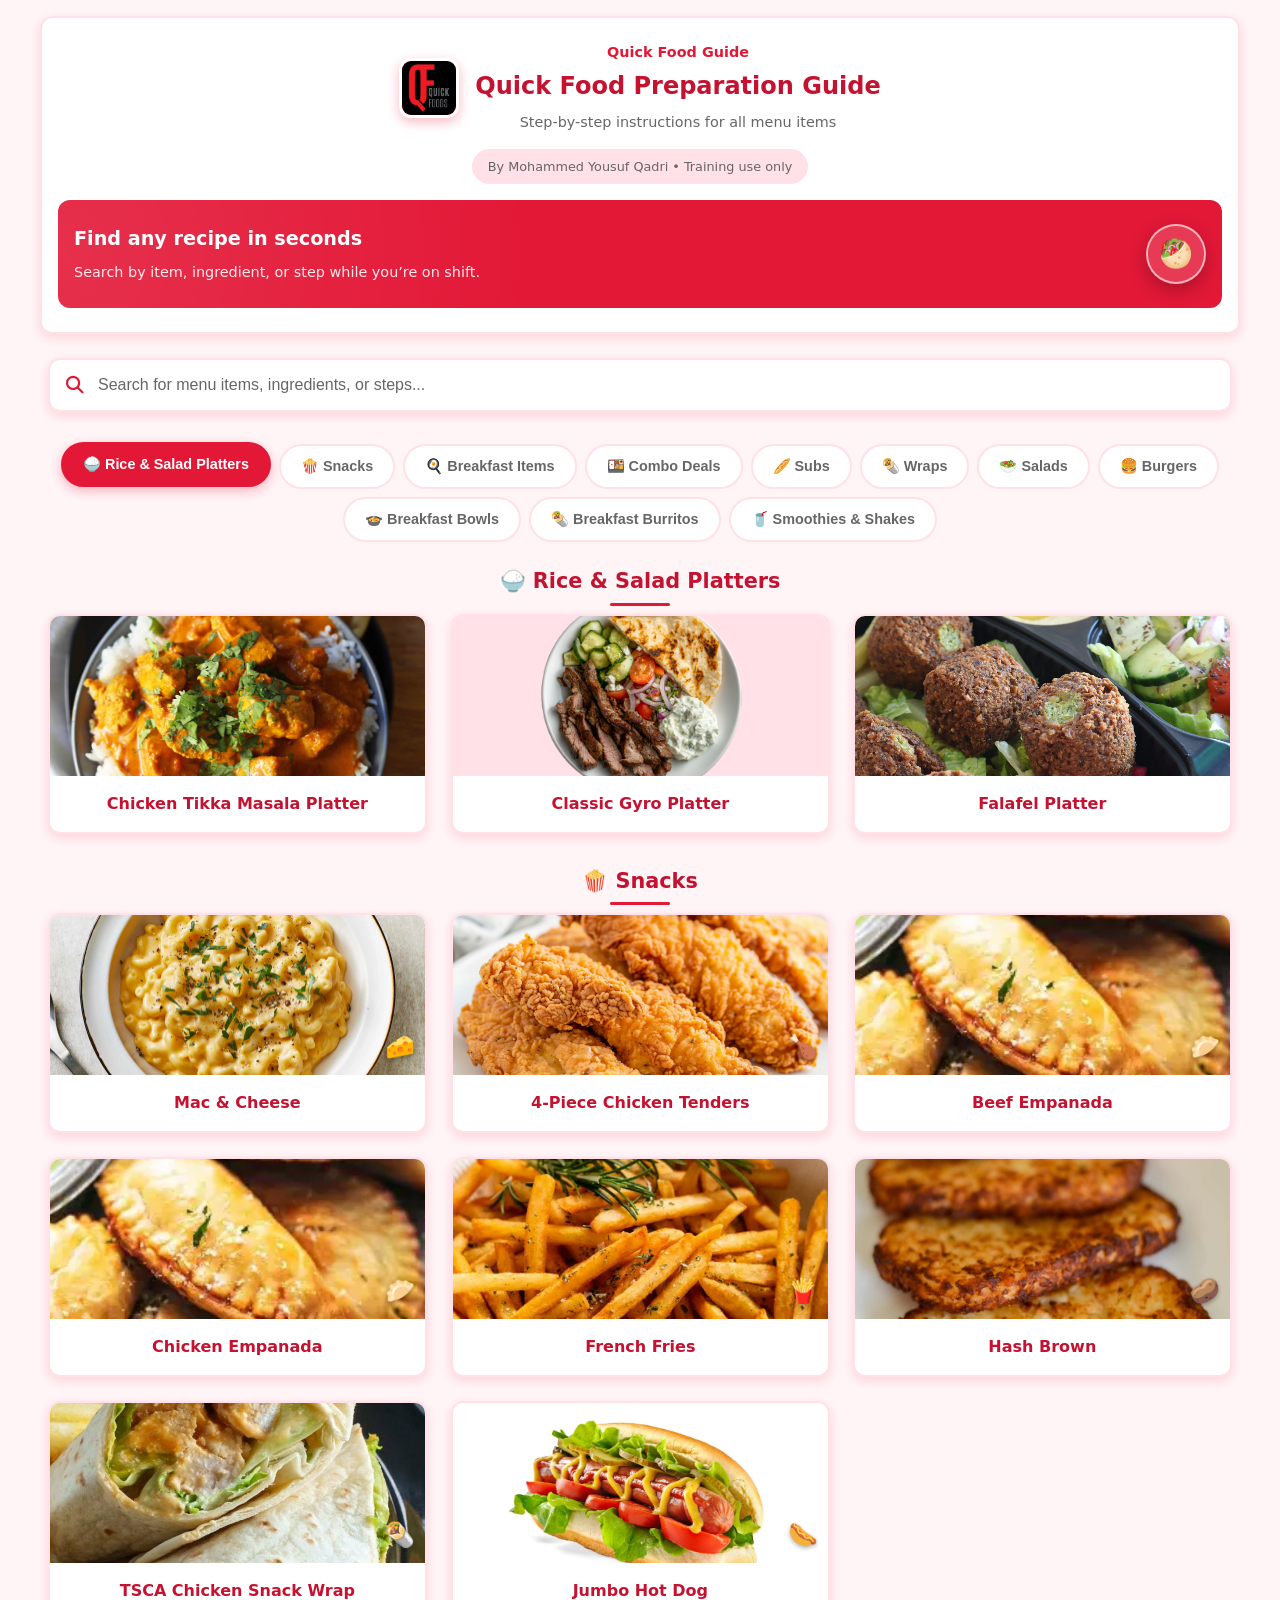
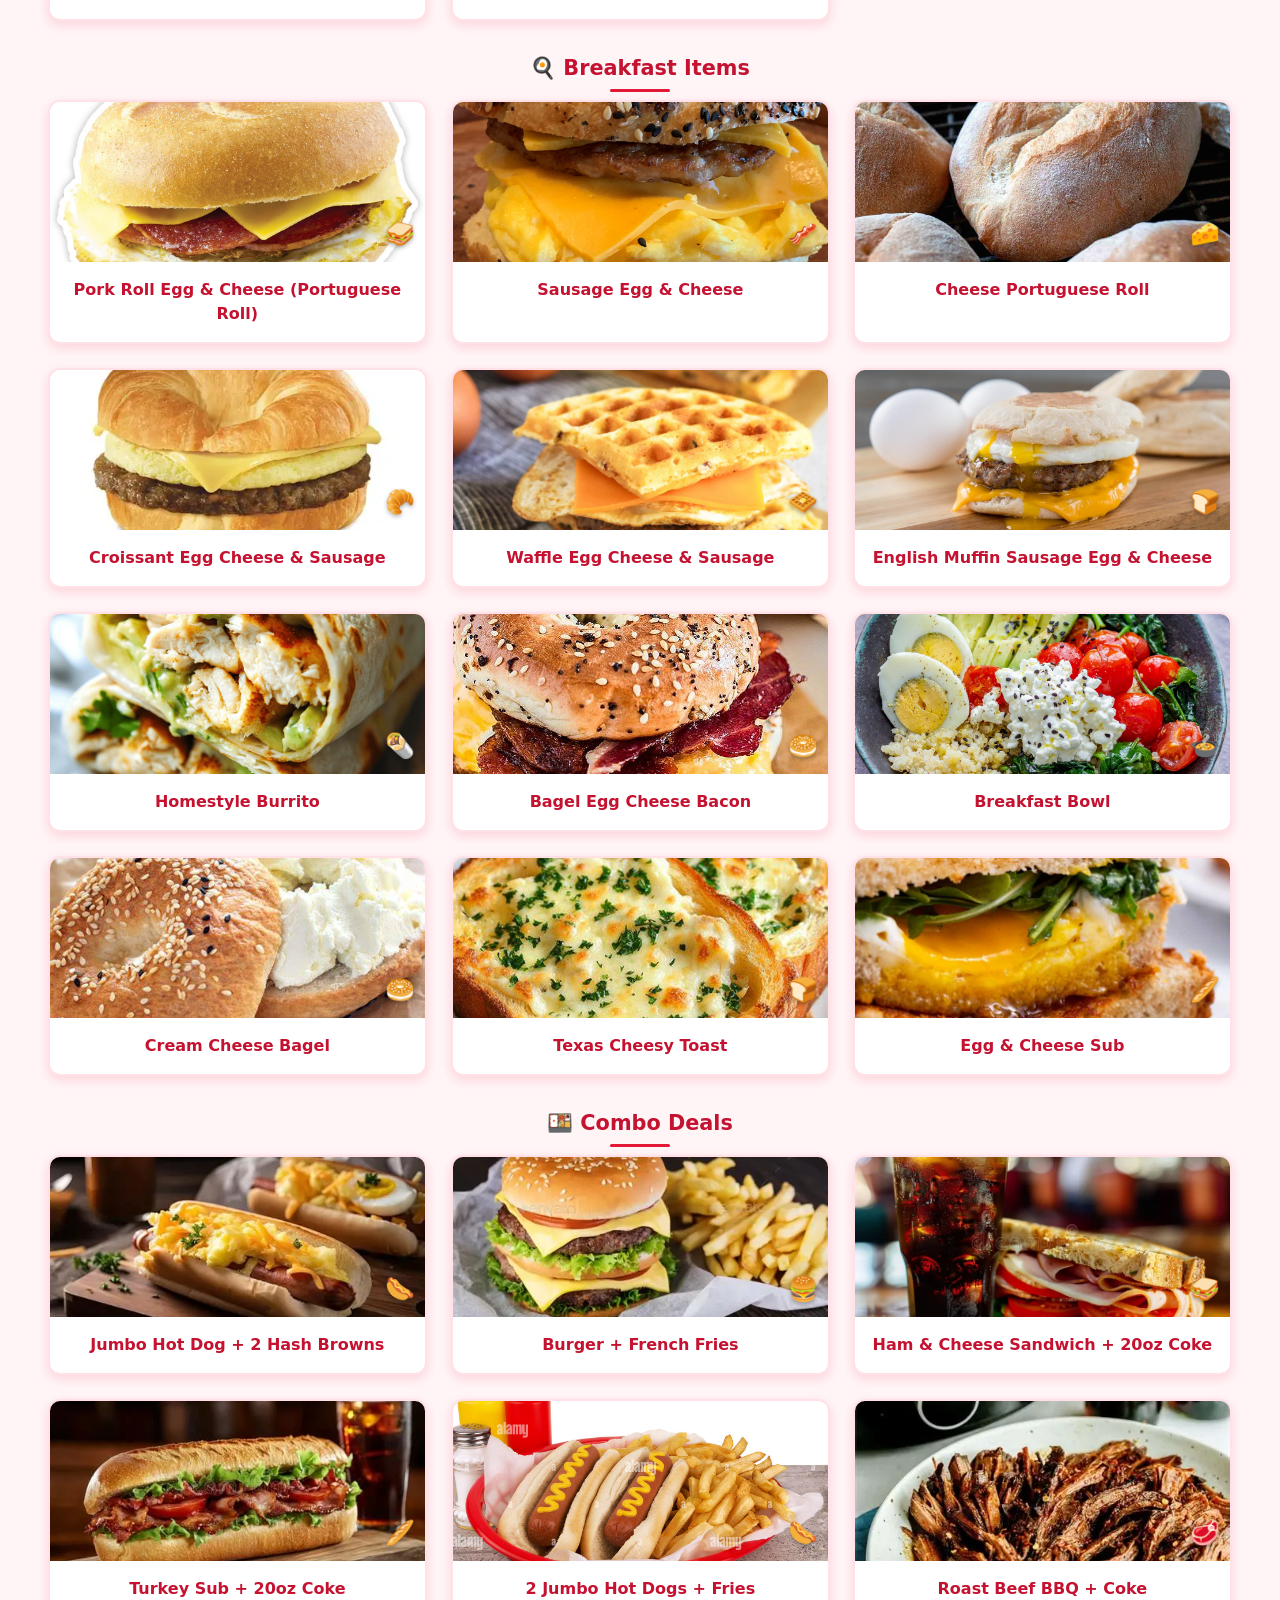
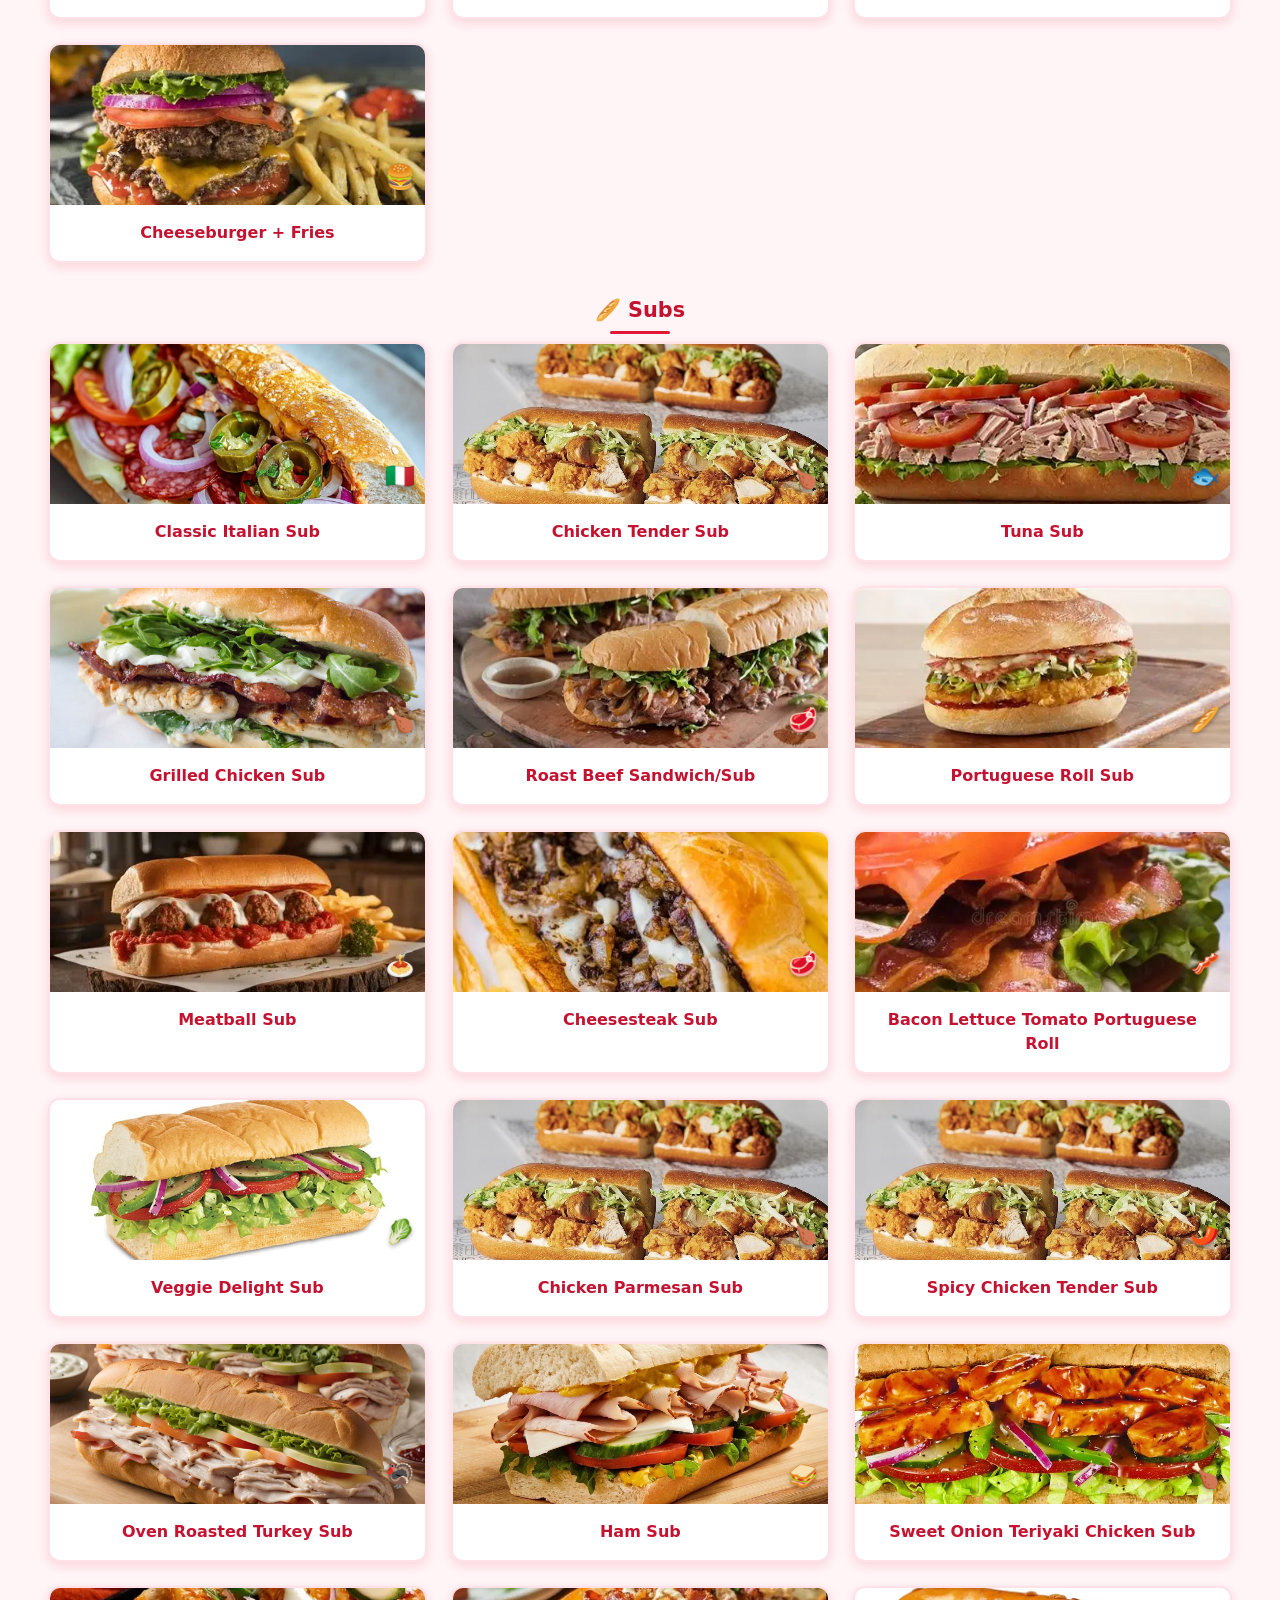
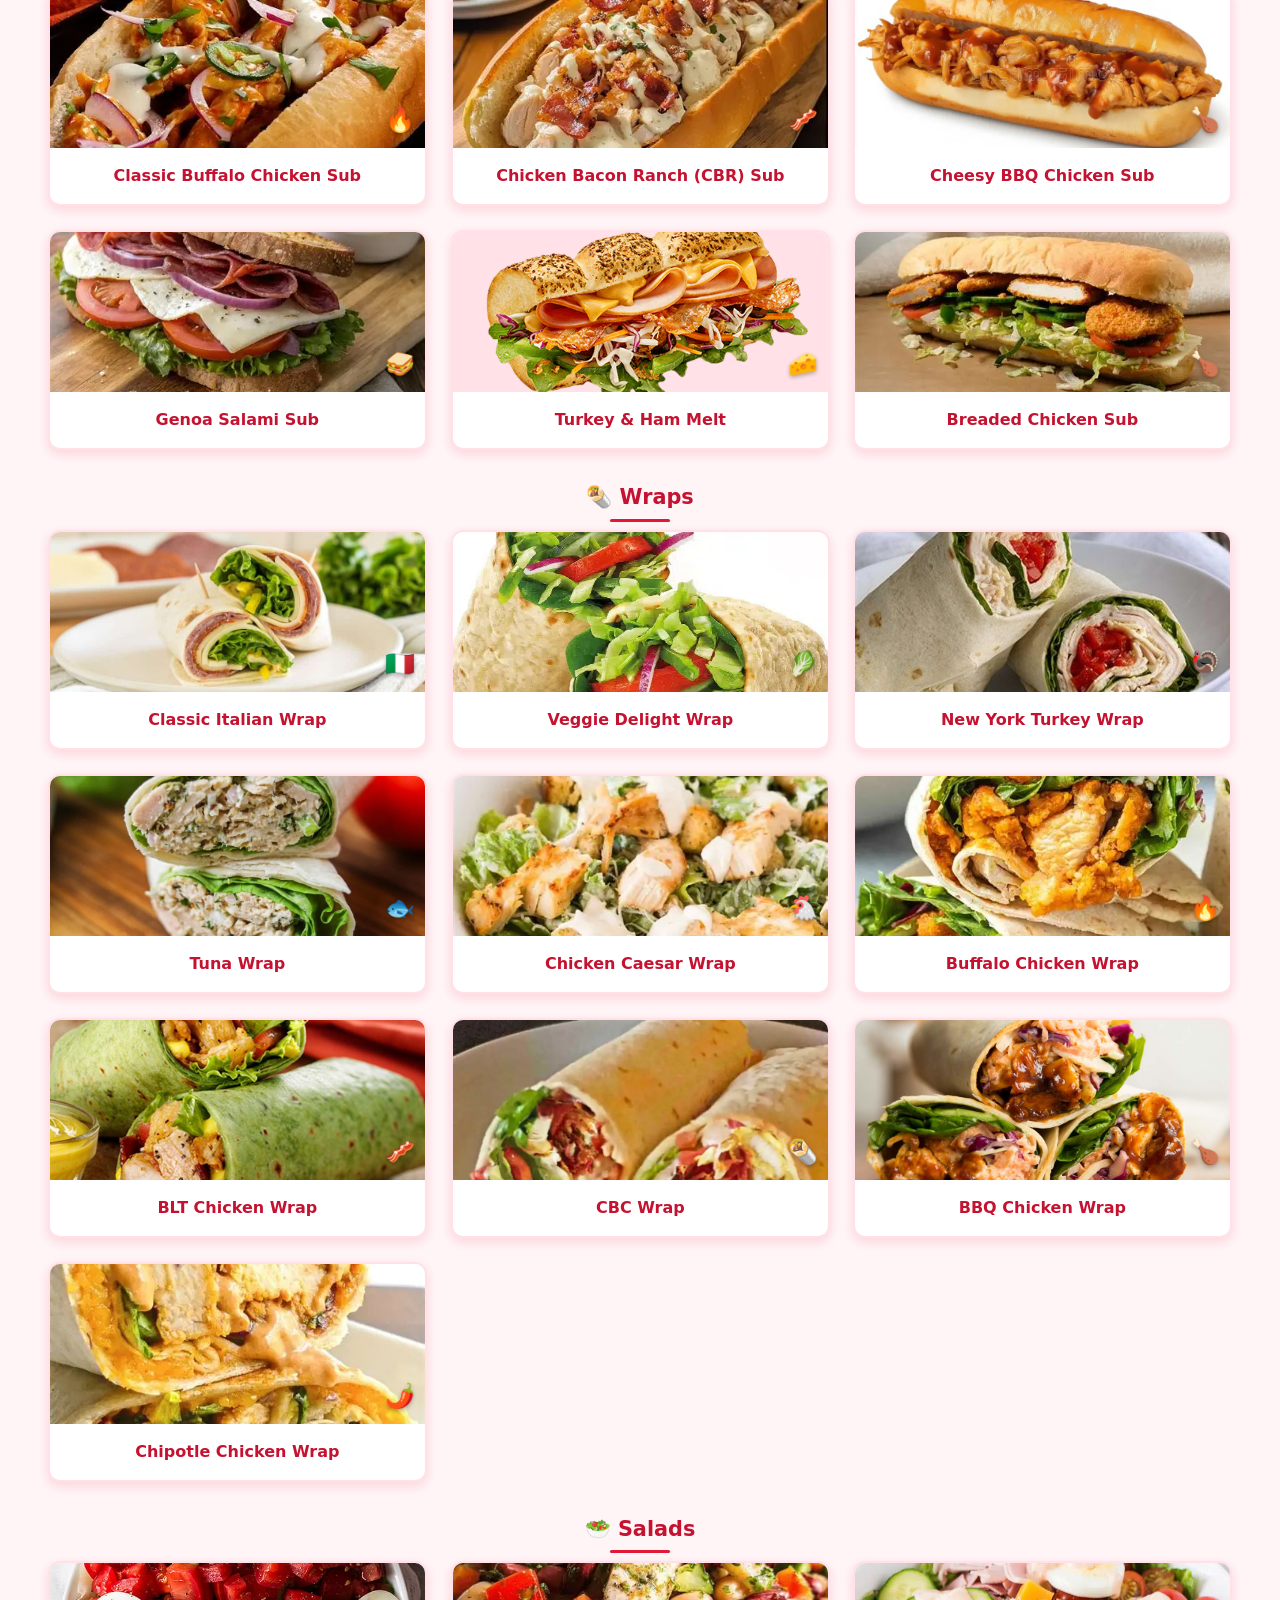
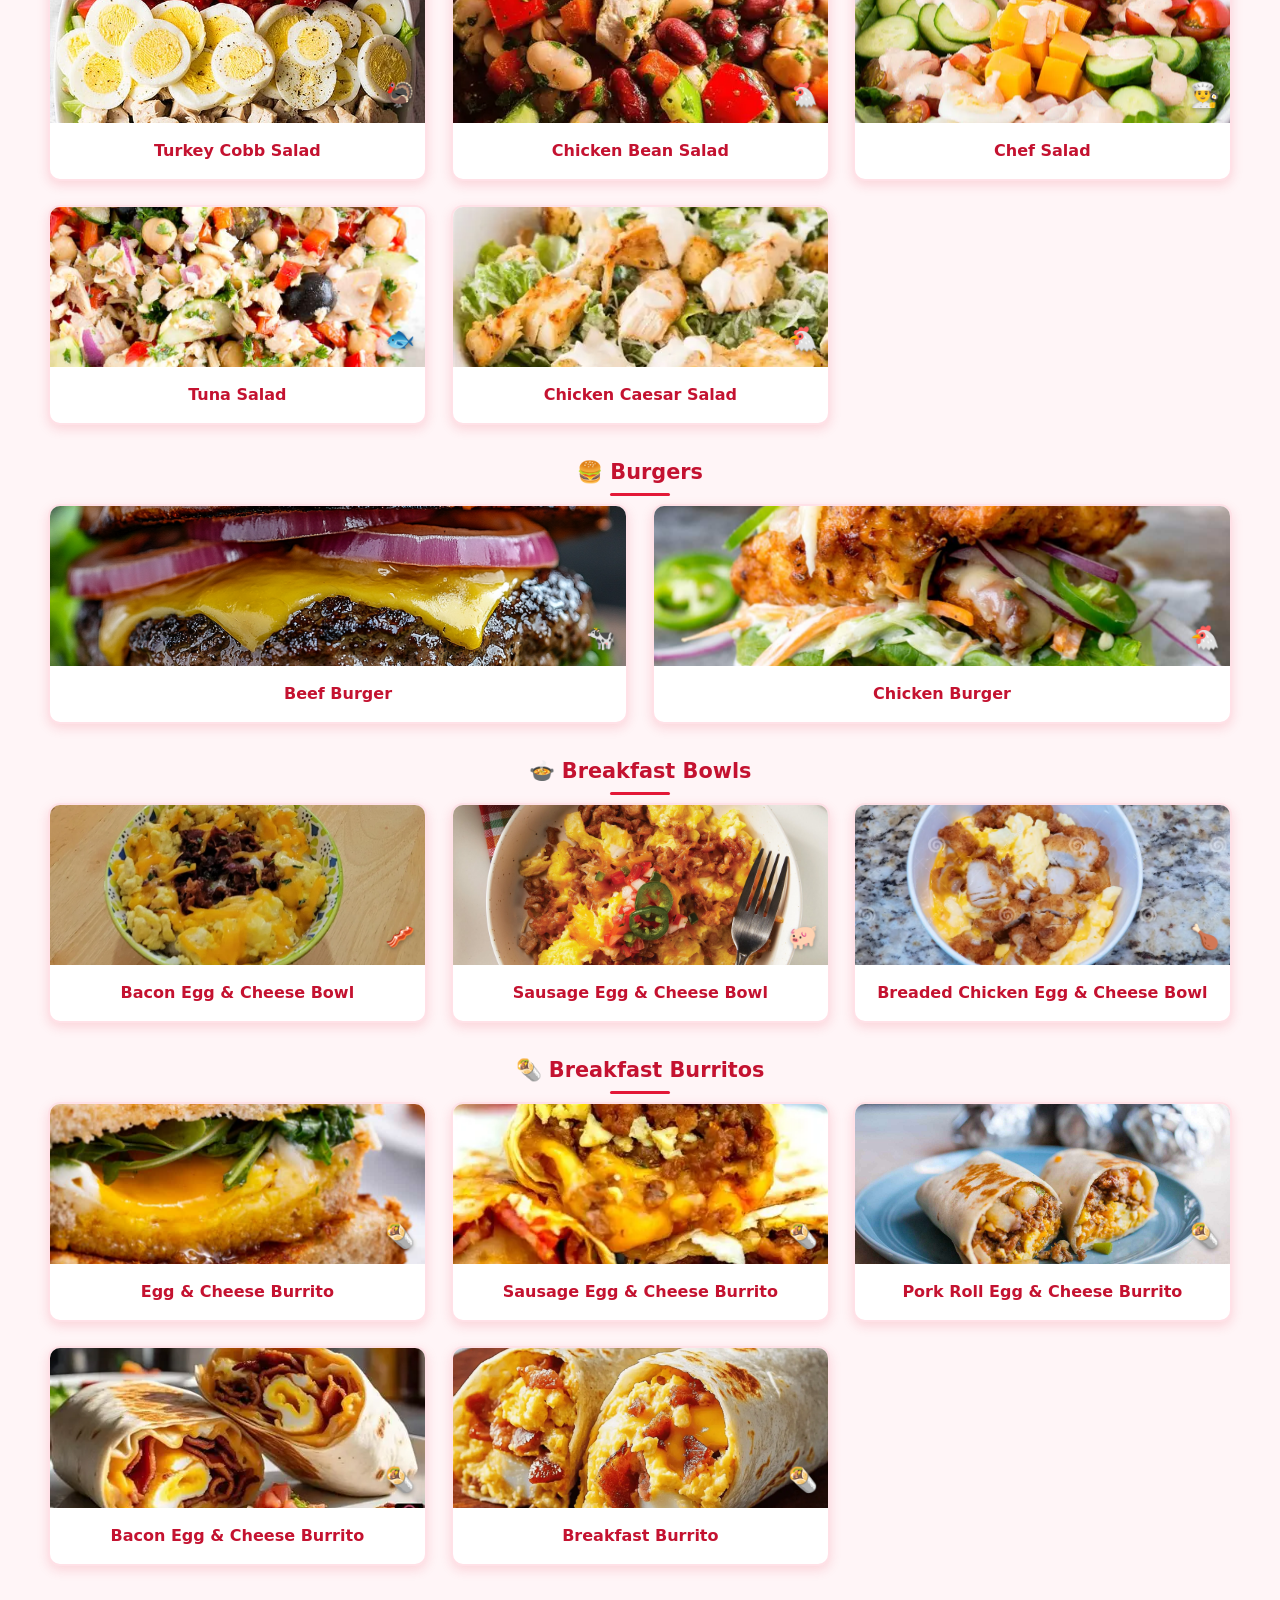
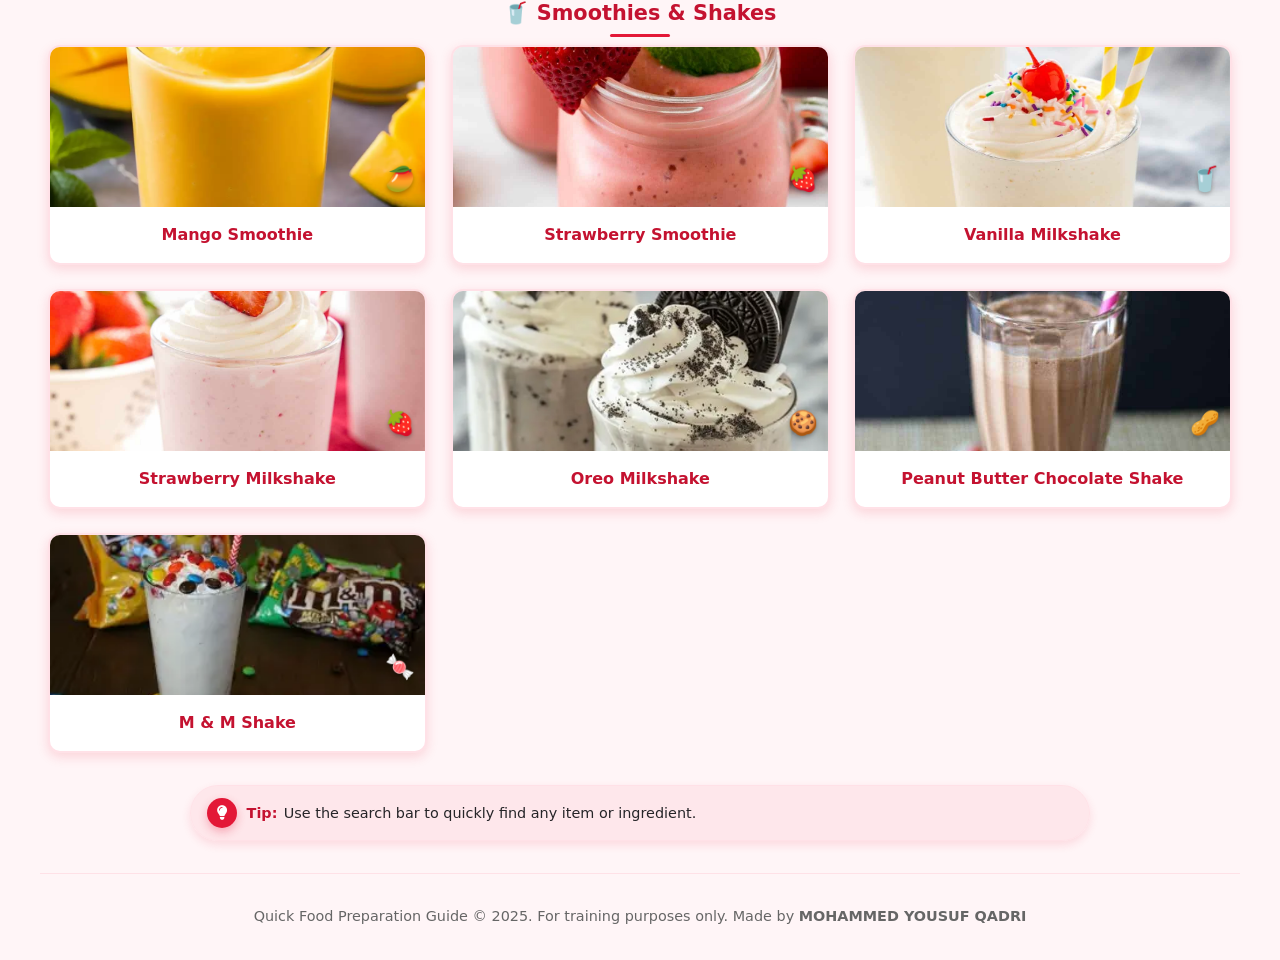
<file: index.html>
<!DOCTYPE html>
<html lang="en">
  <head>
    <meta charset="UTF-8" />
    <meta name="viewport" content="width=device-width, initial-scale=1.0" />
    <title>Quick Food Preparation Guide</title>

    <!-- Font Awesome -->
    <link
      rel="stylesheet"
      href="https://cdnjs.cloudflare.com/ajax/libs/font-awesome/6.4.0/css/all.min.css"
    />

    <!-- Your CSS -->
    <link rel="stylesheet" href="style.css" />
  </head>
  <body>
    <!-- APP WRAPPER -->
    <div class="page-bg">
      <div class="app-shell">
        <!-- HEADER + HERO -->
        <header class="app-header">
          <div class="header-main">
            <div class="logo-container">
              <!-- LOGO -->
              <div class="logo">
                <img
                  src="images/quick food imgs/quick food logo.jpg"
                  alt="Quick Foods Logo"
                />
              </div>
              <div class="header-text">
                <p class="app-label">Quick Food Guide</p>
                <h1>Quick Food Preparation Guide</h1>
                <p class="subtitle">
                  Step-by-step instructions for all menu items
                </p>
              </div>
            </div>
            <p class="owner-tag">
              By Mohammed Yousuf Qadri • Training use only
            </p>
          </div>

          <!-- red hero strip -->
          <div class="hero-strip">
            <div class="hero-copy">
              <h2>Find any recipe in seconds</h2>
              <p>Search by item, ingredient, or step while you’re on shift.</p>
            </div>
            <div class="hero-visual">
              <div class="hero-circle">🥙</div>
            </div>
          </div>
        </header>

        <!-- SEARCH -->
        <div class="search-container">
          <div class="search-wrapper">
            <i class="fas fa-search search-icon"></i>
            <input
              type="text"
              class="search-box"
              id="searchInput"
              placeholder="Search for menu items, ingredients, or steps..."
              autocomplete="off"
            />
          </div>
        </div>

        <!-- MAIN CONTENT -->
        <div class="main-container">
          <!-- RECENTLY VIEWED -->
          <div
            id="recentContainer"
            class="recent-container"
            style="display: none"
          >
            <div class="recent-header">
              <h2 class="recent-title">
                <i class="fas fa-clock"></i> Recently viewed
              </h2>
              <button class="recent-clear-btn" id="clearRecentBtn">
                <i class="fas fa-trash-alt"></i> Clear all
              </button>
            </div>
            <div class="recent-grid" id="recentGrid">
              <!-- recent items injected here -->
            </div>
          </div>

          <!-- SECTION NAV -->
          <div class="section-nav" id="sectionNav">
            <!-- Section navigation buttons injected here -->
          </div>

          <div id="sectionsContainer">
            <!-- Sections injected here -->
          </div>

          <div class="no-results" id="noResults">
            <i class="fas fa-search fa-2x" style="margin-bottom: 1rem"></i>
            <p>No matching items found. Try a different search term.</p>
          </div>
        </div>

        <!-- QUICK TIPS STRIP -->
        <div class="tips-strip">
          <div class="tips-icon">
            <i class="fas fa-lightbulb"></i>
          </div>
          <div class="tips-text">
            <span class="tips-label">Tip:</span>
            <span class="tips-content" id="tipContent">
              Use the search bar to quickly find any item or ingredient.
            </span>
          </div>
        </div>

        <!-- FOOTER -->
        <footer>
          <p>
            Quick Food Preparation Guide &copy; 2025. For training purposes
            only. Made by <strong>MOHAMMED YOUSUF QADRI</strong>
          </p>
        </footer>
      </div>
    </div>

    <!-- BOTTOM NAV (MOBILE SECTIONS BROWSER) -->
    <div class="bottom-nav" id="bottomNav">
      <div class="bottom-nav-handle" id="bottomNavHandle">
        <div class="bottom-nav-handle-left">
          <span class="bottom-nav-pill"></span>
          <span class="bottom-nav-label">
            <i class="fas fa-utensils"></i> Browse sections
          </span>
        </div>
        <i class="fas fa-chevron-up bottom-nav-arrow"></i>
      </div>
      <div class="bottom-nav-content">
        <div class="bottom-nav-grid" id="bottomNavGrid">
          <!-- section icons injected here -->
        </div>
      </div>
    </div>

    <!-- MODAL -->
    <div class="steps-modal" id="stepsModal">
      <div class="modal-content">
        <div class="modal-header">
          <h2 class="modal-title" id="modalTitle">Procedure Title</h2>
          <button class="close-btn" id="closeModal">&times;</button>
        </div>
        <div class="modal-body" id="modalBody">
          <!-- Content injected here -->
        </div>
      </div>
    </div>

    <!-- SCRIPT -->
    <script>
      // =========================
      // DATA
      // =========================
      const foodSections = [
        {
          id: "rice-salad-platters",
          title: "Rice & Salad Platters",
          icon: "🍚",
          items: [
            {
              id: 1,
              title: "Chicken Tikka Masala Platter",
              image: "",
              cover: "images/quick food imgs/Chicken-Tikka-Masala-7.jpg",
              ingredients: [
                "3 scoops rice",
                "6oz Chicken chopped",
                "Tikka masala sauce",
              ],
              steps: [
                "Put 3 scoops rice in bowl.",
                "Add chopped chicken tikka.",
                "Pour tikka masala sauce on top.",
                "Mix slightly.",
                "Microwave 30 sec.",
                "Serve.",
              ],
            },
            {
              id: 2,
              title: "Classic Gyro Platter",
              image: "",
              cover: "images/quick food imgs/classic gyrp platter.webp",
              ingredients: ["3 scoops rice", "6oz Gyro slices", "Ranch"],
              steps: [
                "Add 3 scoops rice.",
                "Put gyro pieces on top.",
                "Add ranch on top.",
                "Microwave 30 sec.",
                "Serve.",
              ],
            },
            {
              id: 3,
              title: "Falafel Platter",
              image: "",
              cover: "images/quick food imgs/falafel platter.jpeg",
              ingredients: ["3 scoops rice", "5 Falafel pieces", "Ranch"],
              steps: [
                "Add rice.",
                "Add falafel on top.",
                "Add ranch.",
                "Microwave 30 sec.",
                "Serve.",
              ],
            },
          ],
        },
        {
          id: "snacks",
          title: "Snacks",
          icon: "🍿",
          items: [
            {
              id: 1,
              title: "Mac & Cheese",
              image: "🧀",
              cover: "images/quick food imgs/mac and cheese.jpg",
              ingredients: ["Mac & Cheese", "Cheese (if included)"],
              steps: [
                "Microwave 40 sec",
                "Add cheese (if included)",
                "Microwave 40 sec again",
              ],
            },
            {
              id: 2,
              title: "4-Piece Chicken Tenders",
              image: "🍗",
              cover: "images/quick food imgs/chicken tenders.png",
              ingredients: ["4 chicken tenders", "Sauce of choice"],
              steps: ["Bake/oven until crispy", "Serve with sauce of choice"],
            },
            {
              id: 3,
              title: "Beef Empanada",
              image: "🥟",
              cover:
                "images/quick food imgs/beef empanada and chicken empanada.webp",
              ingredients: ["(Quantity as per order) Beef empanada"],
              steps: ["Bake/oven until golden"],
            },
            {
              id: 4,
              title: "Chicken Empanada",
              image: "🥟",
              cover:
                "images/quick food imgs/beef empanada and chicken empanada.webp",
              ingredients: ["(Quantity as per order) Chicken empanada"],
              steps: ["Bake/oven until golden"],
            },
            {
              id: 5,
              title: "French Fries",
              image: "🍟",
              cover: "images/quick food imgs/french fries.webp",
              ingredients: ["6oz French fries", "Salt"],
              steps: ["Oven or fryer until crisp", "Salt & serve"],
            },
            {
              id: 6,
              title: "Hash Brown",
              image: "🥔",
              cover: "images/quick food imgs/hash brown.jpg",
              ingredients: ["Hash brown"],
              steps: ["Oven until crisp"],
            },
            {
              id: 7,
              title: "TSCA Chicken Snack Wrap",
              image: "🌯",
              cover: "images/quick food imgs/chicken snack wrap.jpg",
              ingredients: [
                "2 chicken tender",
                "White tortilla",
                "Pepper jack cheese",
              ],
              steps: [
                "Microwave tender 15 sec.",
                "Place tender inside wrap.",
                "Add 1 slice pepper jack cheese.",
                "Roll and serve.",
              ],
            },
            {
              id: 8,
              title: "Jumbo Hot Dog",
              image: "🌭",
              cover: "images/quick food imgs/jumbo hot dog.jpg",
              ingredients: [
                "Jumbo hot dog",
                "Hot dog bun",
                "Ketchup/mustard/onions (optional)",
              ],
              steps: [
                "Oven (or steam) until hot",
                "Place in bun",
                "Add ketchup/mustard/onions (optional)",
              ],
            },
          ],
        },
        {
          id: "breakfast",
          title: "Breakfast Items",
          icon: "🍳",
          items: [
            {
              id: 1,
              title: "Pork Roll Egg & Cheese (Portuguese Roll)",
              image: "🥪",
              cover:
                "images/quick food imgs/Pork Roll Egg & Cheese (Portuguese Roll).jpg",
              ingredients: [
                "2 slices pork roll",
                "2 fried eggs",
                "2 yellow cheese slices",
                "Portuguese roll",
              ],
              steps: [
                "Roll → add cheese → add pork → add eggs.",
                "Toast until cheese melts.",
                "Close & serve.",
              ],
            },
            {
              id: 2,
              title: "Sausage Egg & Cheese",
              image: "🥓",
              cover: "images/quick food imgs/sausage egg and cheese.jpg",
              ingredients: [
                "1 fried eggs",
                "1 sausage patties",
                "Cheese",
                "Bread",
              ],
              steps: ["Bread → cheese → sausage → eggs.", "Toast.", "Serve."],
            },
            {
              id: 3,
              title: "Cheese Portuguese Roll",
              image: "🧀",
              cover: "images/quick food imgs/cheese portuguese roll.jpg",
              ingredients: [
                "2 yellow cheese or ask customer",
                "Portuguese roll",
              ],
              steps: ["Build inside roll.", "Toast.", "Serve."],
            },
            {
              id: 4,
              title: "Croissant Egg Cheese & Sausage",
              image: "🥐",
              cover:
                "images/quick food imgs/croissant egg cheese and sausage.webp",
              ingredients: ["1 sausage", "1 egg", "Cheese", "Croissant"],
              steps: [
                "Croissant → cheese → sausage → egg.",
                "Toast lightly.",
                "Serve.",
              ],
            },
            {
              id: 5,
              title: "Waffle Egg Cheese & Sausage",
              image: "🧇",
              cover: "images/quick food imgs/waffle egg cheese and sausage.jpg",
              ingredients: ["1 sausage", "1 egg", "Cheese", "Waffles"],
              steps: ["Waffles → cheese → sausage → egg.", "Toast.", "Serve."],
            },
            {
              id: 6,
              title: "English Muffin Sausage Egg & Cheese",
              image: "🍞",
              cover:
                "images/quick food imgs/english muffin sausage egg and cheese.jpg",
              ingredients: [
                "2 pork",
                "2 fried eggs",
                "2 cheese slices",
                "English muffin",
              ],
              steps: ["Muffin → cheese → pork → eggs.", "Toast.", "Serve."],
            },
            {
              id: 7,
              title: "Homestyle Burrito",
              image: "🌯",
              cover: "images/quick food imgs/homestyle burrito.png",
              ingredients: [
                "1 pork Sausage",
                "1 scrambled egg",
                "Cheddar cheese",
                "Burrito tortilla",
              ],
              steps: [
                "Microwave pork 30 sec, chop it.",
                "Add 1 scrambled egg.",
                "Add 1 scoop cheddar.",
                "Roll burrito.",
                "Toast if needed.",
              ],
            },
            {
              id: 8,
              title: "Bagel Egg Cheese Bacon",
              image: "🥯",
              cover: "images/quick food imgs/bagel egg cheese bacon.jpeg",
              ingredients: ["2 eggs", "2 bacon", "Cheese", "Bagel"],
              steps: ["Bagel → cheese → eggs → bacon.", "Toast.", "Serve."],
            },
            {
              id: 9,
              title: "Breakfast Bowl",
              image: "🍲",
              cover: "images/quick food imgs/breakfast bowl.jpeg",
              ingredients: [
                "Scrambled eggs",
                "Pork or Turkey patty",
                "Cheddar, cheese Choice of Meat, Veggies ",
              ],
              steps: [
                "Add 2 scrambled eggs.",
                "Add 1 patty.",
                "Add cheese.",
                "Microwave 30 sec.",
                "Add veggies",
                "Serve.",
              ],
            },
            {
              id: 10,
              title: "Cream Cheese Bagel",
              image: "🥯",
              cover: "images/quick food imgs/cream cheese bagel.jpeg",
              ingredients: ["Bagel", "Cream cheese"],
              steps: ["Toast bagel", "Spread cream cheese", "Serve"],
            },
            {
              id: 11,
              title: "Texas Cheesy Toast",
              image: "🍞",
              cover: "images/quick food imgs/texas cheesy toast.jpeg",
              ingredients: ["Bread", "Cheese slices"],
              steps: ["Add cheese slices", "Toast open-face", "Serve"],
            },
            {
              id: 12,
              title: "Egg & Cheese Sub",
              image: "🥖",
              cover: "images/quick food imgs/egg and cheese sub.jpg",
              ingredients: [" 3 Scrambled eggs", "Cheese", "Sub roll"],
              steps: [
                "Sub roll → cheese → scrambled eggs.",
                "Toast.",
                "Serve.",
              ],
            },
          ],
        },
        {
          id: "combo-deals",
          title: "Combo Deals",
          icon: "🍱",
          items: [
            {
              id: 1,
              title: "Jumbo Hot Dog + 2 Hash Browns",
              image: "🌭",
              cover:
                "images/quick food imgs/jumbo hot dog and hash browns.webp",
              ingredients: ["Jumbo hot dog", "Hot dog bun", "2 hash browns"],
              steps: [
                "Heat hot dog.",
                "Toast bun.",
                "Oven hash browns until crisp.",
                "Serve as combo.",
              ],
            },
            {
              id: 2,
              title: "Burger + French Fries",
              image: "🍔",
              cover: "images/quick food imgs/burger and french fries.webp",
              ingredients: [
                "1 burger patty",
                "2 cheese slices",
                "Burger bun",
                "6oz French fries",
              ],
              steps: [
                "Cook burger patty.",
                "Add cheese → let melt.",
                "Toast bun.",
                "Cook fries.",
                "Assemble and serve.",
              ],
            },
            {
              id: 3,
              title: "Ham & Cheese Sandwich + 20oz Coke",
              image: "🥪",
              cover:
                "images/quick food imgs/ham and cheese sandwich with coke.webp",
              ingredients: [
                "4 slices ham",
                "2 slices cheese",
                "Bread",
                "20oz Coke",
              ],
              steps: [
                "Sandwich → layered ham + cheese.",
                "Toast if needed.",
                "Serve with Coke.",
              ],
            },
            {
              id: 4,
              title: "Turkey Sub + 20oz Coke",
              image: "🥖",
              cover: "images/quick food imgs/turkey sub with coke.webp",
              ingredients: [
                "4 slices turkey",
                "2 slices cheese",
                "Sub roll",
                "20oz Coke",
              ],
              steps: [
                "Build sub in roll.",
                "Toast optional.",
                "Serve with Coke.",
              ],
            },
            {
              id: 5,
              title: "2 Jumbo Hot Dogs + Fries",
              image: "🌭",
              cover: "images/quick food imgs/2 jumbo hot dog with fries.jpeg",
              ingredients: [
                "2 jumbo hot dogs",
                "2 hot dog buns",
                "6oz French fries",
              ],
              steps: [
                "Heat dogs",
                "Toast buns",
                "Make fries",
                "Serve all together",
              ],
            },
            {
              id: 6,
              title: "Roast Beef BBQ + Coke",
              image: "🥩",
              cover: "images/quick food imgs/roast beef with coke.webp",
              ingredients: [
                "4 slices roast beef",
                "BBQ sauce",
                "2 slices cheese",
                "Roll",
                "Coke",
              ],
              steps: [
                "Roll → cheese → roast beef → BBQ.",
                "Toast.",
                "Serve with drink.",
              ],
            },
            {
              id: 7,
              title: "Cheeseburger + Fries",
              image: "🍔",
              cover: "images/quick food imgs/cheeseburger with fries.webp",
              ingredients: [
                "1 burger patty",
                "2 cheese slices",
                "Burger bun",
                "6oz French fries",
              ],
              steps: [
                "Cook burger patty.",
                "Add cheese → let melt.",
                "Toast bun.",
                "Cook fries.",
                "Assemble and serve.",
              ],
            },
          ],
        },
        {
          id: "subs",
          title: "Subs",
          icon: "🥖",
          items: [
            {
              id: 1,
              title: "Classic Italian Sub",
              image: "🇮🇹",
              cover: "images/quick food imgs/italian sub.jpg",
              ingredients: [
                "4 ham",
                "4 salami",
                "3 pepperoni",
                "2 cheese",
                "Lettuce",
                "Tomato",
                "Onions",
                "Oil/vinegar",
                "Double it for 12'",
              ],
              steps: [
                "Build meats on roll.",
                "Add cheese.",
                "Toast optional.",
                "Add lettuce, tomato, onions.",
                "Add oil/vinegar + season.",
              ],
            },
            {
              id: 2,
              title: "Chicken Tender Sub",
              image: "🍗",
              cover: "images/quick food imgs/chicken tender sub.jpg",
              ingredients: [
                "2 chicken tenders",
                "2 cheese",
                "Sub roll",
                "Veggies",
                "Sauce",
                "Double it for 12'",
              ],
              steps: [
                "Roll → cheese → tenders.",
                "Toast.",
                "Add veggies + sauce.",
              ],
            },
            {
              id: 3,
              title: "Tuna Sub",
              image: "🐟",
              cover: "images/quick food imgs/tuna sub.webp",
              ingredients: ["2 scoops tuna", "2 cheese", "Sub roll", "Veggies"],
              steps: ["Roll → cheese → tuna.", "Skip toast.", "Add veggies."],
            },
            {
              id: 4,
              title: "Grilled Chicken Sub",
              image: "🍗",
              cover: "images/quick food imgs/grilled chicken sub.jpeg",
              ingredients: [
                "4oz Grilled chicken",
                "Cheese",
                "Sub roll",
                "Veggies",
                "Sauce",
                "Double it for 12'",
              ],
              steps: [
                "Roll → cheese → grilled chicken.",
                "Toast.",
                "Add veggies + sauce.",
              ],
            },
            {
              id: 5,
              title: "Roast Beef Sandwich/Sub",
              image: "🥩",
              cover: "images/quick food imgs/roast beef sandwich.webp",
              ingredients: [
                "4 slices roast beef",
                "Cheese",
                "Roll",
                "Toppings",
                "Double it for 12'",
              ],
              steps: [
                "Roll → cheese → roast beef.",
                "Toast optional.",
                "Add toppings.",
              ],
            },
            {
              id: 6,
              title: "Portuguese Roll Sub",
              image: "🥖",
              cover: "images/quick food imgs/portuguese roll sub.webp",
              ingredients: [
                "Choice of meat(4 slices) ",
                "2 cheese",
                "Portuguese roll",
                "Toppings",
                "Double it for 12'",
              ],
              steps: [
                "Portuguese roll → cheese → beef.",
                "Toast.",
                "Add toppings.",
              ],
            },
            {
              id: 7,
              title: "Meatball Sub",
              image: "🍝",
              cover: "images/quick food imgs/meatball sub.webp",
              ingredients: [
                "4 meatballs",
                "Mozzarella",
                "Sub roll",
                "Sauce",
                "Double it for 12'",
              ],
              steps: [
                "Mix meatballs with sauce.",
                "Microwave 30 sec.",
                "Roll → cheese → meatballs.",
                "Toast.",
              ],
            },
            {
              id: 8,
              title: "Cheesesteak Sub",
              image: "🥩",
              cover: "images/quick food imgs/cheesesteak sub.webp",
              ingredients: [
                "2 scoops steak",
                "2 cheese slices",
                "Sub roll",
                "Veggies",
                "Double it for 12'",
              ],
              steps: [
                "Heat steak 30 sec.",
                "Build with cheese.",
                "Toast.",
                "Add veggies.",
              ],
            },
            {
              id: 9,
              title: "Bacon Lettuce Tomato Portuguese Roll",
              image: "🥓",
              cover: "images/quick food imgs/bacon lettuce tomato roll.webp",
              ingredients: [
                "3 bacon",
                "2 Cheese",
                "Portuguese roll",
                "Lettuce",
                "Tomato",
              ],
              steps: [
                "Microwave bacon 15 sec.",
                "Add cheese.",
                "Toast.",
                "Add lettuce + tomato.",
              ],
            },
            {
              id: 10,
              title: "Veggie Delight Sub",
              image: "🥬",
              cover: "images/quick food imgs/veggie delight sub.jpeg",
              ingredients: ["Any veggies", "2 cheese", "Sub roll"],
              steps: ["Build veggies.", "Add cheese.", "Toast optional."],
            },
            {
              id: 11,
              title: "Chicken Parmesan Sub",
              image: "🍗",
              cover: "images/quick food imgs/chicken tender sub.jpg",
              ingredients: [
                "4oz Breaded chicken",
                "Marinara sauce",
                "Mozzarella",
                "Sub roll",
                "Double it for 12'",
              ],
              steps: [
                "Microwave chicken 30sec",
                "Add chicken to roll.",
                "cheese.",
                "Toast until cheese melts.",
                "Add Topping",
              ],
            },
            {
              id: 12,
              title: "Spicy Chicken Tender Sub",
              image: "🌶️",
              cover: "images/quick food imgs/chicken tender sub.jpg",
              ingredients: [
                "2 Spicy chicken tenders",
                "Cheese",
                "Sub roll",
                "Veggies",
                "Double it for 12'",
              ],
              steps: [
                "Microwave chicken 30sec",
                "Add spicy tenders to roll.",
                "Add cheese and toast.",
                "Top with veggies.",
              ],
            },
            {
              id: 13,
              title: "Oven Roasted Turkey Sub",
              image: "🦃",
              cover: "images/quick food imgs/roasted turkey sub.webp",
              ingredients: ["4 Turkey", "2 Cheese", "Sub roll", "Veggies"],
              steps: [
                "Layer turkey and cheese on roll.",
                "Toast if needed.",
                "Add veggies and serve.",
              ],
            },
            {
              id: 14,
              title: "Ham Sub",
              image: "🥪",
              cover: "images/quick food imgs/ham sub.webp",
              ingredients: ["4 Ham", "2 Cheese", "Sub roll", "Veggies"],
              steps: [
                "Add ham and cheese to roll.",
                "Toast optional.",
                "Add veggies and serve.",
              ],
            },
            {
              id: 15,
              title: "Sweet Onion Teriyaki Chicken Sub",
              image: "🍗",
              cover: "images/quick food imgs/onion teriyaki sub.jpg",
              ingredients: [
                "4oz chicken",
                "Sweet onion sauce",
                "Cheese",
                "Veggies",
                "Sub roll",
              ],
              steps: [
                "Add chicken and cheese to roll.",
                "Toast.",
                "Top with veggies and sweet onion sauce.",
              ],
            },
            {
              id: 16,
              title: "Classic Buffalo Chicken Sub",
              image: "🔥",
              cover: "images/quick food imgs/buffalo chicken sub.webp",
              ingredients: [
                "4oz chicken",
                "Buffalo Sauce",
                "Cheese",
                "Sub roll",
                "Veggies",
                "Double it for 12'",
              ],
              steps: [
                "Add buffalo Sauce on the chicken.",
                "Microwave chicken 30sec",
                "Add cheese",
                "Toast.",
                "Top with veggies and serve.",
                "Sauce",
              ],
            },
            {
              id: 17,
              title: "Chicken Bacon Ranch (CBR) Sub",
              image: "🥓",
              cover: "images/quick food imgs/CBR sub.webp",
              ingredients: [
                "4oz Chicken",
                "3 Bacon",
                "Ranch",
                "Cheese",
                "Sub roll",
                "Double it for 12'",
              ],
              steps: [
                "Add chicken, bacon, and cheese to roll.",
                "Toast.",
                "Drizzle Sauce and serve.",
              ],
            },
            {
              id: 18,
              title: "Cheesy BBQ Chicken Sub",
              image: "🍗",
              cover: "images/quick food imgs/cheesy BBQ chicken sub.webp",
              ingredients: [
                "4oz Chicken",
                "BBQ sauce",
                "Cheese",
                "Sub roll",
                "Double it for 12'",
              ],
              steps: [
                "Toss chicken in BBQ sauce.",
                "Add to roll with cheese.",
                "Toast, Sauce and serve.",
              ],
            },
            {
              id: 19,
              title: "Genoa Salami Sub",
              image: "🥪",
              cover: "images/quick food imgs/genoa salami sub.webp",
              ingredients: [
                "4 salami",
                "Cheese",
                "Sub roll",
                "Veggies",
                "Double it for 12'",
              ],
              steps: [
                "Layer salami and cheese.",
                "Toast optional.",
                "Add veggies.",
                "Add Sauce",
              ],
            },
            {
              id: 20,
              title: "Turkey & Ham Melt",
              image: "🧀",
              cover: "images/quick food imgs/turkey and ham melt.png",
              ingredients: [
                "3 Turkey",
                "3 Ham",
                "Cheese",
                "Sub roll",
                "Double it for 12'",
              ],
              steps: [
                "Add turkey, ham, and cheese to roll.",
                "Toast until cheese melts.",
                "selected Veggies and sauce",
              ],
            },
            {
              id: 21,
              title: "Breaded Chicken Sub",
              image: "🍗",
              cover: "images/quick food imgs/breaded chicken sub.webp",
              ingredients: [
                "4oz Breaded chicken",
                "Cheese",
                "Sub roll",
                "Veggies",
                "Double it for 12'",
              ],
              steps: [
                "Add breaded chicken and cheese to roll.",
                "Toast.",
                "sauce ",
                "Top with veggies.",
              ],
            },
          ],
        },
        {
          id: "wraps",
          title: "Wraps",
          icon: "🌯",
          items: [
            {
              id: 1,
              title: "Classic Italian Wrap",
              image: "🇮🇹",
              cover: "images/quick food imgs/italian warp.jpg",
              ingredients: [
                "Ham",
                "Salami",
                "Pepperoni",
                "Cheese",
                "Tortilla",
                "Lettuce",
                "Tomato",
              ],
              steps: [
                "Tortilla → cheese → meats.",
                "Warm lightly.",
                "Add lettuce + tomato.",
                "Wrap tight.",
              ],
            },
            {
              id: 2,
              title: "Veggie Delight Wrap",
              image: "🥬",
              cover: "images/quick food imgs/veggie warp.webp",
              ingredients: ["Veggies", "Cheese", "Tortilla"],
              steps: ["Spread cheese on wrap.", "Add veggies.", "Roll + cut."],
            },
            {
              id: 3,
              title: "New York Turkey Wrap",
              image: "🦃",
              cover: "images/quick food imgs/turkey wrap.jpg",
              ingredients: ["Turkey", "Swiss cheese", "Veggies", "Tortilla"],
              steps: [
                "Add cheese → turkey → warm lightly.",
                "Add veggies.",
                "Wrap.",
              ],
            },
            {
              id: 4,
              title: "Tuna Wrap",
              image: "🐟",
              cover: "images/quick food imgs/tuna wrap.webp",
              ingredients: ["2 scoops tuna", "Lettuce", "Tomato", "Tortilla"],
              steps: ["Add tuna.", "Add veggies.", "Wrap tight."],
            },
            {
              id: 5,
              title: "Chicken Caesar Wrap",
              image: "🐔",
              cover: "images/quick food imgs/chicken caesar salad.webp",
              ingredients: [
                "6oz Chicken",
                "Parmesan",
                "Caesar dressing",
                "Tortilla",
              ],
              steps: ["Add chicken.", "Add cheese.", "Add dressing.", "Wrap."],
            },
            {
              id: 6,
              title: "Buffalo Chicken Wrap",
              image: "🔥",
              cover: "images/quick food imgs/buffalo chicken wrap.webp",
              ingredients: [
                "6oz Buffalo chicken",
                "Cheese",
                "Lettuce/onion",
                "Tortilla",
              ],
              steps: [
                "Warm chicken.",
                "Add cheese.",
                "Add lettuce/onion.",
                "Wrap.",
              ],
            },
            {
              id: 7,
              title: "BLT Chicken Wrap",
              image: "🥓",
              cover: "images/quick food imgs/BLT chicken wrap.jpeg",
              ingredients: [
                "2 Bacon",
                "Lettuce",
                "Tomato",
                "4oz Chicken",
                "Tortilla",
              ],
              steps: ["Warm bacon.", "Add chicken + veggies.", "Wrap."],
            },
            {
              id: 8,
              title: "CBC Wrap",
              image: "🌯",
              cover: "images/quick food imgs/CBC wrap.webp",
              ingredients: [
                "4oz Chicken",
                "2 Bacon",
                "Cheese",
                "Tortilla",
                "Veggies",
              ],
              steps: [
                "Add chicken, bacon, and cheese to tortilla.",
                "Warm lightly.",
                "Add veggies and wrap.",
              ],
            },
            {
              id: 9,
              title: "BBQ Chicken Wrap",
              image: "🍗",
              cover: "images/quick food imgs/BBQ chicken wrap.jpeg",
              ingredients: ["4oz chicken", "Cheese", "Lettuce", "Tortilla"],
              steps: [
                "mix BBQ on grilled chicken",
                "Add BBQ chicken and cheese.",
                "microwave 30 sec.",
                "Add lettuce and wrap.",
              ],
            },
            {
              id: 12,
              title: "Chipotle Chicken Wrap",
              image: "🌶️",
              cover: "images/quick food imgs/chipotle chicken wrap.webp",
              ingredients: [
                "4oz Chicken",
                "Chipotle sauce",
                "Cheese",
                "Lettuce",
                "Tortilla",
              ],
              steps: [
                "Toss chicken in chipotle sauce.",
                "Add to tortilla with cheese.",
                "Add lettuce and wrap.",
              ],
            },
          ],
        },
        {
          id: "salads",
          title: "Salads",
          icon: "🥗",
          items: [
            {
              id: 1,
              title: "Turkey Cobb Salad",
              image: "🦃",
              cover: "images/quick food imgs/turkey cobb salad.jpg",
              ingredients: [
                "4 slices turkey chopped",
                "Greens",
                "Cheese",
                "Dressing",
              ],
              steps: ["Base greens → protein → cheese → dressing"],
            },
            {
              id: 2,
              title: "Chicken Bean Salad",
              image: "🐔",
              cover: "images/quick food imgs/chicken bean wrap.webp",
              ingredients: ["Chicken", "Beans", "Greens", "Cheese", "Dressing"],
              steps: ["Base greens → protein → cheese → dressing"],
            },
            {
              id: 3,
              title: "Chef Salad",
              image: "👨‍🍳",
              cover: "images/quick food imgs/chef salad.webp",
              ingredients: ["Assorted meats", "Greens", "Cheese", "Dressing"],
              steps: ["Base greens → protein → cheese → dressing"],
            },
            {
              id: 4,
              title: "Tuna Salad",
              image: "🐟",
              cover: "images/quick food imgs/tuna salad.jpg",
              ingredients: ["2 scoops tuna", "Greens", "Cheese", "Dressing"],
              steps: ["Base greens → protein → cheese → dressing"],
            },
            {
              id: 5,
              title: "Chicken Caesar Salad",
              image: "🐔",
              cover: "images/quick food imgs/chicken caesar salad.webp",
              ingredients: ["Chicken", "Parmesan", "Caesar dressing", "Greens"],
              steps: ["Base greens → protein → cheese → dressing"],
            },
          ],
        },
        {
          id: "burgers",
          title: "Burgers",
          icon: "🍔",
          items: [
            {
              id: 1,
              title: "Beef Burger",
              image: "🐄",
              cover: "images/quick food imgs/beef burger.png",
              ingredients: [
                "1 beef patty",
                "1 cheese slice",
                "Burger bun",
                "Lettuce",
                "Tomato",
                "Onion",
              ],
              steps: [
                "Toast bun",
                "Cook beef patty",
                "Melt cheese on patty",
                "Add lettuce/tomato/onion",
                "Assemble and serve",
              ],
            },
            {
              id: 2,
              title: "Chicken Burger",
              image: "🐔",
              cover: "images/quick food imgs/chicken burger.jpg",
              ingredients: [
                "Chicken patty",
                "Cheese (optional)",
                "Burger bun",
                "Toppings",
              ],
              steps: [
                "Toast bun",
                "Cook chicken patty",
                "Add cheese if included",
                "Add toppings",
                "Assemble and serve",
              ],
            },
          ],
        },
        {
          id: "breakfast-bowls",
          title: "Breakfast Bowls",
          icon: "🍲",
          items: [
            {
              id: 1,
              title: "Bacon Egg & Cheese Bowl",
              image: "🥓",
              cover: "images/quick food imgs/bacon egg and cheese bowl.webp",
              ingredients: ["3 bacon", "Scrambled eggs", "Cheddar cheese"],
              steps: [
                "Microwave bacon 15 sec",
                "Add scrambled eggs",
                "Add cheddar cheese",
                "Microwave 30 sec",
              ],
            },
            {
              id: 2,
              title: "Sausage Egg & Cheese Bowl",
              image: "🐖",
              cover: "images/quick food imgs/sausage egg and cheese bowl.jpeg",
              ingredients: ["2 pork", "2 scrambled eggs", "Cheese"],
              steps: [
                "Add pork",
                "Add scrambled eggs",
                "Add cheese",
                "Microwave 30 sec",
              ],
            },
            {
              id: 3,
              title: "Breaded Chicken Egg & Cheese Bowl",
              image: "🍗",
              cover:
                "images/quick food imgs/breaded chicken egg and cheese bowl.webp",
              ingredients: ["one piece Breaded chicken", "Egg", "Cheese"],
              steps: [
                "Add breaded chicken",
                "Add egg",
                "Add cheese",
                "Microwave 30 sec",
              ],
            },
          ],
        },
        {
          id: "breakfast-burritos",
          title: "Breakfast Burritos",
          icon: "🌯",
          items: [
            {
              id: 1,
              title: "Egg & Cheese Burrito",
              image: "🌯",
              cover: "images/quick food imgs/egg and cheese sub.jpg",
              ingredients: ["Scramble Egg", "Cheese", "Tortilla"],
              steps: [
                "Scramble egg.",
                "Add egg and cheese to tortilla.",
                "Roll burrito and heat.",
              ],
            },
            {
              id: 2,
              title: "Sausage Egg & Cheese Burrito",
              image: "🌯",
              cover: "images/quick food imgs/sausage egg burrito.webp",
              ingredients: ["2 Sausage", "2 Egg", "Cheese", "Tortilla"],
              steps: [
                "microwave 30 sec, sausage and egg.",
                "Add to tortilla with cheese.",
                "Roll and heat.",
              ],
            },
            {
              id: 3,
              title: "Pork Roll Egg & Cheese Burrito",
              image: "🌯",
              cover: "images/quick food imgs/pork roll burrito.jpg",
              ingredients: ["3 Pork roll", "2 Egg", "Cheese", "Tortilla"],
              steps: [
                "microwave 30 sec pork roll and egg.",
                "Add to tortilla with cheese.",
                "Roll and heat.",
              ],
            },
            {
              id: 4,
              title: "Bacon Egg & Cheese Burrito",
              image: "🌯",
              cover: "images/quick food imgs/bacon egg burrito.webp",
              ingredients: ["3 Bacon", "2 Egg", "Cheese", "Tortilla"],
              steps: [
                "microwave 30 sec bacon and egg.",
                "Add to tortilla with cheese.",
                "Roll and heat.",
              ],
            },
            {
              id: 5,
              title: "Breakfast Burrito",
              image: "🌯",
              cover: "images/quick food imgs/breakfast burrito.webp",
              ingredients: ["Egg", "4oz Meat of choice", "Cheese", "Tortilla"],
              steps: [
                "microwave 30 sec egg and meat.",
                "Add to tortilla with cheese.",
                "Roll and heat.",
              ],
            },
          ],
        },
        {
          id: "smoothies-drinks",
          title: "Smoothies & Shakes",
          icon: "🥤",
          items: [
            {
              id: 1,
              title: "Mango Smoothie",
              image: "🥭",
              cover: "images/quick food imgs/MangoSmoothie.webp",
              ingredients: ["Mango mix", "Ice", "Water or juice"],
              steps: [
                "Add mango mix and ice to blender cup.",
                "Fill to line with liquid.",
                "Blend on setting 3 until smooth.",
              ],
            },
            {
              id: 2,
              title: "Strawberry Smoothie",
              image: "🍓",
              cover: "images/quick food imgs/strawberry smoothie.jpg",
              ingredients: ["Strawberry mix", "Ice", "Water or juice"],
              steps: [
                "Add strawberry mix and ice to blender cup.",
                "Fill to line with liquid.",
                "Blend on setting 3 until smooth.",
              ],
            },
            {
              id: 3,
              title: "Vanilla Milkshake",
              image: "🥤",
              cover: "images/quick food imgs/vanilla milkshake.jpg",
              ingredients: ["Ice cream mix", "Ice", "Vanilla syrup"],
              steps: [
                "Add ice cream mix and ice.",
                "Pump vanilla syrup.",
                "Blend on setting 1 until smooth.",
              ],
            },
            {
              id: 4,
              title: "Strawberry Milkshake",
              image: "🍓",
              cover: "images/quick food imgs/strawberry milkshake.jpg",
              ingredients: ["Strawberry mix", "Ice cream mix", "Ice"],
              steps: [
                "Add strawberry mix and ice cream mix.",
                "Add ice.",
                "Blend on setting 1 until smooth.",
              ],
            },
            {
              id: 5,
              title: "Oreo Milkshake",
              image: "🍪",
              cover: "images/quick food imgs/oreo milkshake.webp",
              ingredients: ["Ice cream mix", "Oreo pieces", "Ice"],
              steps: [
                "Add ice cream mix and ice.",
                "Add Oreo pieces.",
                "Blend on setting 1, then pulse if needed.",
              ],
            },
            {
              id: 6,
              title: "Peanut Butter Chocolate Shake",
              image: "🥜",
              cover: "images/quick food imgs/peanut butter shake.jpg",
              ingredients: [
                "Ice cream mix",
                "Peanut butter",
                "Chocolate syrup",
                "Ice",
              ],
              steps: [
                "Add ice cream mix and ice.",
                "Add peanut butter and chocolate syrup.",
                "Blend on setting 1 until smooth.",
              ],
            },
            {
              id: 7,
              title: "M & M Shake",
              image: "🍬",
              cover: "images/quick food imgs/m&m shake.webp",
              ingredients: [
                "Ice cream mix",
                "M&M pieces",
                "Ice",
                "Optional extras (protein powder, banana, boosts)",
              ],
              steps: [
                "Choose 16oz or 24oz cup.",
                "Add ice cream mix and ice to cup.",
                "Add M&M pieces.",
                "Add any extras selected.",
                "Blend until smooth.",
              ],
            },
          ],
        },
      ];

      // =========================
      // DOM ELEMENTS
      // =========================
      const sectionNav = document.getElementById("sectionNav");
      const sectionsContainer = document.getElementById("sectionsContainer");
      const searchInput = document.getElementById("searchInput");
      const noResults = document.getElementById("noResults");
      const stepsModal = document.getElementById("stepsModal");
      const modalTitle = document.getElementById("modalTitle");
      const modalBody = document.getElementById("modalBody");
      const closeModal = document.getElementById("closeModal");

      const recentContainer = document.getElementById("recentContainer");
      const recentGrid = document.getElementById("recentGrid");
      const clearRecentBtn = document.getElementById("clearRecentBtn");

      const bottomNav = document.getElementById("bottomNav");
      const bottomNavHandle = document.getElementById("bottomNavHandle");
      const bottomNavGrid = document.getElementById("bottomNavGrid");

      const tipContent = document.getElementById("tipContent");

      // =========================
      // STATE
      // =========================
      let recentItems = [];

      const bottomNavSections = [
        "subs",
        "wraps",
        "breakfast",
        "combo-deals",
        "smoothies-drinks",
        "snacks",
        "burgers",
      ];

      const bottomNavIconMap = {
        "rice-salad-platters": "fa-bowl-rice",
        snacks: "fa-cookie-bite",
        breakfast: "fa-egg",
        "combo-deals": "fa-box-open",
        subs: "fa-bread-slice",
        wraps: "fa-burrito",
        salads: "fa-carrot",
        burgers: "fa-burger",
        "breakfast-bowls": "fa-mug-hot",
        "breakfast-burritos": "fa-om",
        "smoothies-drinks": "fa-martini-glass-citrus",
      };

      // =========================
      // SECTION NAV
      // =========================
      function renderSectionNav() {
        sectionNav.innerHTML = "";

        foodSections.forEach((section) => {
          const button = document.createElement("button");
          button.className = "section-btn";
          button.textContent = `${section.icon} ${section.title}`;
          button.dataset.section = section.id;

          button.addEventListener("click", () => {
            document.querySelectorAll(".section-btn").forEach((btn) => {
              btn.classList.remove("active");
            });

            button.classList.add("active");

            const sectionElement = document.getElementById(section.id);
            if (sectionElement) {
              sectionElement.scrollIntoView({
                behavior: "smooth",
                block: "start",
              });
            }
          });

          sectionNav.appendChild(button);
        });

        if (sectionNav.firstChild) {
          sectionNav.firstChild.classList.add("active");
        }
      }

      // =========================
      // RENDER SECTIONS
      // =========================
      function renderSections(sections) {
        sectionsContainer.innerHTML = "";

        if (sections.length === 0) {
          noResults.style.display = "block";
          return;
        }

        noResults.style.display = "none";

        sections.forEach((section) => {
          const sectionElement = document.createElement("div");
          sectionElement.id = section.id;

          const sectionTitle = document.createElement("h2");
          sectionTitle.className = "section-title";
          sectionTitle.textContent = `${section.icon} ${section.title}`;

          const folderGrid = document.createElement("div");
          folderGrid.className = "folder-grid";

          section.items.forEach((item) => {
            const folderElement = document.createElement("div");
            folderElement.className = "folder";
            folderElement.dataset.sectionId = section.id;
            folderElement.dataset.itemId = item.id;

            folderElement.innerHTML = `
              <div class="folder-img">
                ${
                  item.cover
                    ? `<img src="${item.cover}" alt="${item.title}" class="folder-cover" />`
                    : ""
                }
                <span class="folder-emoji">${item.image || ""}</span>
              </div>
              <div class="folder-title">${item.title}</div>
            `;

            folderElement.addEventListener("click", () => {
              openModal(item);
              addToRecent(section, item);
            });

            folderGrid.appendChild(folderElement);
          });

          sectionElement.appendChild(sectionTitle);
          sectionElement.appendChild(folderGrid);
          sectionsContainer.appendChild(sectionElement);
        });
      }

      // =========================
      // MODAL
      // =========================
      function openModal(item) {
        modalTitle.textContent = item.title;
        modalBody.innerHTML = "";

        if (item.ingredients && item.ingredients.length > 0) {
          const ingredientsSection = document.createElement("div");
          ingredientsSection.className = "ingredients";
          ingredientsSection.innerHTML = `
            <h3><i class="fas fa-list"></i> Ingredients</h3>
            <ul class="ingredients-list">
                ${item.ingredients
                  .map((ingredient) => `<li>${ingredient}</li>`)
                  .join("")}
            </ul>
          `;
          modalBody.appendChild(ingredientsSection);
        }

        if (item.steps && item.steps.length > 0) {
          item.steps.forEach((step, index) => {
            const stepElement = document.createElement("div");
            stepElement.className = "step";
            stepElement.innerHTML = `
                <h3 class="step-title">
                    <span class="step-number">${index + 1}</span>
                    ${step}
                </h3>
            `;
            modalBody.appendChild(stepElement);
          });
        }

        stepsModal.style.display = "block";
      }

      closeModal.addEventListener("click", () => {
        stepsModal.style.display = "none";
      });

      window.addEventListener("click", (event) => {
        if (event.target === stepsModal) {
          stepsModal.style.display = "none";
        }
      });

      // =========================
      // RECENTLY VIEWED
      // =========================
      function addToRecent(section, item) {
        const key = `${section.id}-${item.id}`;
        // Remove if already exists
        recentItems = recentItems.filter((r) => r.key !== key);

        recentItems.unshift({
          key,
          sectionId: section.id,
          sectionTitle: section.title,
          title: item.title,
          cover: item.cover,
          emoji: item.image || "",
        });

        // Limit size
        if (recentItems.length > 8) {
          recentItems.pop();
        }

        renderRecent();
      }

      function renderRecent() {
        if (recentItems.length === 0) {
          recentContainer.style.display = "none";
          return;
        }

        recentContainer.style.display = "block";
        recentGrid.innerHTML = "";

        recentItems.forEach((item) => {
          const card = document.createElement("div");
          card.className = "recent-card";

          card.innerHTML = `
            <div class="recent-thumb">
              ${
                item.cover
                  ? `<img src="${item.cover}" alt="${item.title}" />`
                  : `<div class="recent-placeholder">${
                      item.emoji || "🍽️"
                    }</div>`
              }
            </div>
            <div class="recent-info">
              <div class="recent-item-title">${item.title}</div>
              <div class="recent-item-section">${item.sectionTitle}</div>
            </div>
            <button class="recent-delete" aria-label="Remove">
              <i class="fas fa-times"></i>
            </button>
          `;

          // Click on card: scroll to section and open modal
          card.addEventListener("click", (e) => {
            // avoid trigger when clicking delete
            if (e.target.closest(".recent-delete")) return;

            const sectionElement = document.getElementById(item.sectionId);
            if (sectionElement) {
              sectionElement.scrollIntoView({
                behavior: "smooth",
                block: "start",
              });
            }

            // Find original item data again for modal
            const section = foodSections.find((s) => s.id === item.sectionId);
            const realItem =
              section && section.items.find((it) => it.title === item.title);
            if (realItem) {
              openModal(realItem);
            }
          });

          // Delete button
          const deleteBtn = card.querySelector(".recent-delete");
          deleteBtn.addEventListener("click", (e) => {
            e.stopPropagation();
            recentItems = recentItems.filter((r) => r.key !== item.key);
            renderRecent();
          });

          recentGrid.appendChild(card);
        });
      }

      if (clearRecentBtn) {
        clearRecentBtn.addEventListener("click", () => {
          recentItems = [];
          renderRecent();
        });
      }

      // =========================
      // FILTERING
      // =========================
      function filterItems() {
        const searchTerm = searchInput.value.toLowerCase().trim();

        if (searchTerm === "") {
          renderSections(foodSections);
          return;
        }

        const filteredSections = foodSections
          .map((section) => {
            const filteredItems = section.items.filter((item) => {
              return (
                item.title.toLowerCase().includes(searchTerm) ||
                (item.ingredients &&
                  item.ingredients.some((ingredient) =>
                    ingredient.toLowerCase().includes(searchTerm)
                  )) ||
                (item.steps &&
                  item.steps.some((step) =>
                    step.toLowerCase().includes(searchTerm)
                  ))
              );
            });

            return {
              ...section,
              items: filteredItems,
            };
          })
          .filter((section) => section.items.length > 0);

        renderSections(filteredSections);
      }

      searchInput.addEventListener("input", filterItems);

      // keyboard shortcuts: '/' or Ctrl+K to focus search
      document.addEventListener("keydown", (e) => {
        if (
          e.key === "/" &&
          document.activeElement !== searchInput &&
          !e.ctrlKey &&
          !e.metaKey
        ) {
          e.preventDefault();
          searchInput.focus();
          searchInput.select();
        }

        if ((e.ctrlKey || e.metaKey) && e.key.toLowerCase() === "k") {
          e.preventDefault();
          searchInput.focus();
          searchInput.select();
        }
      });

      // =========================
      // BOTTOM NAV (MOBILE)
      // =========================
      function renderBottomNav() {
        if (!bottomNavGrid) return;
        bottomNavGrid.innerHTML = "";

        bottomNavSections.forEach((sectionId) => {
          const section = foodSections.find((s) => s.id === sectionId);
          if (!section) return;

          const iconClass = bottomNavIconMap[sectionId] || "fa-utensils";

          const item = document.createElement("button");
          item.className = "bottom-nav-item";
          item.dataset.section = sectionId;
          item.innerHTML = `
            <div class="bottom-nav-icon">
              <i class="fas ${iconClass}"></i>
            </div>
            <span class="bottom-nav-text">${section.title}</span>
          `;

          item.addEventListener("click", () => {
            const sectionElement = document.getElementById(sectionId);
            if (sectionElement) {
              sectionElement.scrollIntoView({
                behavior: "smooth",
                block: "start",
              });
            }
            bottomNav.classList.remove("open");
          });

          bottomNavGrid.appendChild(item);
        });
      }

      if (bottomNavHandle && bottomNav) {
        bottomNavHandle.addEventListener("click", () => {
          bottomNav.classList.toggle("open");
        });
      }

      // =========================
      // PLACEHOLDER & TIPS ROTATION
      // =========================
      const placeholderPhrases = [
        "Search: 'bacon' to see all bacon items",
        "Try 'smoothie' or 'shake'...",
        "Type 'burrito' to find breakfast wraps",
        "Search by ingredient: 'tikka', 'gyro', 'falafel'",
        "Look up 'combo' for meal deals",
      ];

      let placeholderIndex = 0;

      function cyclePlaceholder() {
        placeholderIndex = (placeholderIndex + 1) % placeholderPhrases.length;
        searchInput.setAttribute(
          "placeholder",
          placeholderPhrases[placeholderIndex]
        );
      }

      setInterval(cyclePlaceholder, 6000);

      const tips = [
        "Press '/' or Ctrl+K to jump straight into the search box.",
        "Tap the red bar at the bottom on mobile to browse all sections.",
        "Use the search bar to find items by ingredient, like 'bacon' or 'egg'.",
        "Recently viewed items appear above sections for quick access.",
        "Open a card to see exact ingredients and step-by-step timing.",
      ];

      if (tipContent) {
        let tipIndex = 0;
        function cycleTips() {
          tipIndex = (tipIndex + 1) % tips.length;
          tipContent.textContent = tips[tipIndex];
        }
        setInterval(cycleTips, 7000);
      }

      // =========================
      // INITIAL RENDER
      // =========================
      renderSectionNav();
      renderSections(foodSections);
      renderBottomNav();
    </script>
  </body>
</html>
</file>
<file: style.css>
/* =========================
   RESET + BASE
   ========================= */
* {
  margin: 0;
  padding: 0;
  box-sizing: border-box;
}

:root {
  --primary: #e31837;
  --primary-dark: #c41230;
  --primary-light: #ff4d6d;
  --primary-soft: #ffe1e7;

  --bg-page: #fff5f7;
  --bg-card: #ffffff;

  --text-main: #1a1a1d;
  --text-muted: #666666;

  --border-soft: #ffd6df;

  --shadow: 0 4px 12px rgba(227, 24, 55, 0.15);
  --shadow-hover: 0 8px 24px rgba(227, 24, 55, 0.25);

  --radius: 12px;
}

body {
  font-family: system-ui, -apple-system, sans-serif;
  background: var(--bg-page);
  color: var(--text-main);
  line-height: 1.5;
}

/* =========================
   APP WRAPPER
   ========================= */
.page-bg {
  min-height: 100vh;
  padding: 16px;
}

.app-shell {
  max-width: 1200px;
  margin: 0 auto;
}

/* =========================
   HEADER + HERO
   ========================= */
.app-header {
  background: var(--bg-card);
  border-radius: var(--radius);
  box-shadow: var(--shadow);
  padding: 1.5rem 1rem;
  margin-bottom: 1.5rem;
  border: 2px solid var(--primary-soft);
  animation: slideDown 0.6s ease-out;
}

@keyframes slideDown {
  from {
    opacity: 0;
    transform: translateY(-30px);
  }
  to {
    opacity: 1;
    transform: translateY(0);
  }
}

.header-main {
  text-align: center;
  margin-bottom: 1rem;
}

.logo-container {
  display: flex;
  align-items: center;
  justify-content: center;
  gap: 1rem;
  margin-bottom: 1rem;
}

.logo {
  width: 60px;
  height: 60px;
  border-radius: 12px;
  background: var(--primary);
  display: flex;
  align-items: center;
  justify-content: center;
  color: white;
  font-size: 1.5rem;
  border: 3px solid white;
  box-shadow: 0 4px 12px rgba(227, 24, 55, 0.3);
  animation: logoPop 0.8s cubic-bezier(0.34, 1.56, 0.64, 1) 0.3s both;
  position: relative;
  overflow: hidden;
}

.logo::after {
  content: "";
  position: absolute;
  top: 0;
  left: -100%;
  width: 80%;
  height: 100%;
  background: linear-gradient(
    120deg,
    transparent,
    rgba(255, 255, 255, 0.6),
    transparent
  );
  animation: logoShimmer 2.8s infinite;
}

@keyframes logoShimmer {
  0% {
    left: -100%;
  }
  100% {
    left: 150%;
  }
}

@keyframes logoPop {
  0% {
    opacity: 0;
    transform: scale(0) rotate(-180deg);
  }
  70% {
    transform: scale(1.1) rotate(10deg);
  }
  100% {
    opacity: 1;
    transform: scale(1) rotate(0deg);
  }
}

.header-text {
  animation: fadeInUp 0.6s ease-out 0.5s both;
}

@keyframes fadeInUp {
  from {
    opacity: 0;
    transform: translateY(20px);
  }
  to {
    opacity: 1;
    transform: translateY(0);
  }
}

.header-text h1 {
  font-size: 1.5rem;
  color: var(--primary-dark);
  margin-bottom: 0.5rem;
  font-weight: 700;
}

.app-label {
  color: var(--primary);
  font-weight: 600;
  font-size: 0.9rem;
  margin-bottom: 0.25rem;
}

.subtitle {
  color: var(--text-muted);
  font-size: 0.9rem;
}

.owner-tag {
  color: var(--text-muted);
  font-size: 0.8rem;
  background: var(--primary-soft);
  padding: 0.5rem 1rem;
  border-radius: 20px;
  display: inline-block;
  animation: fadeInUp 0.6s ease-out 0.7s both;
}

/* Hero Strip */
.hero-strip {
  background: var(--primary);
  border-radius: var(--radius);
  padding: 1.5rem 1rem;
  color: white;
  margin-top: 1rem;
  position: relative;
  overflow: hidden;
  animation: scaleIn 0.6s ease-out 0.9s both;
  display: flex;
  align-items: center;
  justify-content: space-between;
  gap: 1rem;
}

@keyframes scaleIn {
  from {
    opacity: 0;
    transform: scale(0.9);
  }
  to {
    opacity: 1;
    transform: scale(1);
  }
}

.hero-strip::before {
  content: "";
  position: absolute;
  top: -20%;
  left: -40%;
  width: 80%;
  height: 140%;
  background: radial-gradient(
    circle at center,
    rgba(255, 255, 255, 0.35),
    transparent
  );
  opacity: 0.3;
}

.hero-copy {
  position: relative;
  z-index: 1;
  text-align: left;
}

.hero-copy h2 {
  font-size: 1.2rem;
  margin-bottom: 0.5rem;
  font-weight: 600;
}

.hero-copy p {
  font-size: 0.9rem;
  opacity: 0.9;
}

.hero-visual {
  display: flex;
  align-items: center;
  justify-content: center;
}

.hero-circle {
  width: 60px;
  height: 60px;
  border-radius: 50%;
  background: rgba(255, 255, 255, 0.15);
  border: 2px solid rgba(255, 255, 255, 0.6);
  display: flex;
  align-items: center;
  justify-content: center;
  font-size: 1.7rem;
  box-shadow: 0 6px 18px rgba(0, 0, 0, 0.25);
  animation: floatEmoji 3s ease-in-out infinite;
}

@keyframes floatEmoji {
  0%,
  100% {
    transform: translateY(0);
  }
  50% {
    transform: translateY(-7px);
  }
}

/* =========================
   SEARCH
   ========================= */
.search-container {
  margin: 0 auto 2rem;
  padding: 0 0.5rem;
  animation: fadeInUp 0.6s ease-out 1.1s both;
}

.search-wrapper {
  position: relative;
  background: white;
  border-radius: var(--radius);
  border: 2px solid var(--primary-soft);
  box-shadow: var(--shadow);
  transition: all 0.3s ease;
  overflow: hidden;
}

.search-wrapper::before {
  content: "";
  position: absolute;
  inset: 0;
  background: linear-gradient(
    120deg,
    rgba(227, 24, 55, 0.05),
    transparent,
    rgba(227, 24, 55, 0.08)
  );
  opacity: 0;
  pointer-events: none;
  transition: opacity 0.3s ease;
}

.search-wrapper:focus-within {
  border-color: var(--primary);
  box-shadow: var(--shadow-hover);
  transform: translateY(-2px);
}

.search-wrapper:focus-within::before {
  opacity: 1;
}

.search-box {
  width: 100%;
  border: none;
  outline: none;
  background: transparent;
  border-radius: var(--radius);
  padding: 1rem 1rem 1rem 3rem;
  font-size: 1rem;
  color: var(--text-main);
  transition: all 0.3s ease;
}

.search-box::placeholder {
  color: var(--text-muted);
}

.search-icon {
  position: absolute;
  left: 1rem;
  top: 50%;
  transform: translateY(-50%);
  color: var(--primary);
  font-size: 1.1rem;
  transition: all 0.3s ease;
}

.search-wrapper:focus-within .search-icon {
  transform: translateY(-50%) scale(1.15);
  color: var(--primary-dark);
}

/* =========================
   MAIN CONTENT
   ========================= */
.main-container {
  margin: 0 auto 2rem;
  padding: 0 0.5rem;
  animation: fadeInUp 0.6s ease-out 1.3s both;
}

/* Section Navigation */
.section-nav {
  display: flex;
  gap: 0.5rem;
  margin: 1rem 0;
  flex-wrap: wrap;
  justify-content: center;
}

.section-btn {
  padding: 0.75rem 1.25rem;
  border-radius: 25px;
  border: 2px solid var(--primary-soft);
  background: white;
  color: var(--text-muted);
  font-weight: 600;
  cursor: pointer;
  transition: all 0.3s
    cubic-bezier(0.25, 0.46, 0.45, 0.94);
  font-size: 0.9rem;
  position: relative;
  overflow: hidden;
}

.section-btn::before {
  content: "";
  position: absolute;
  top: 0;
  left: -100%;
  width: 100%;
  height: 100%;
  background: linear-gradient(
    90deg,
    transparent,
    rgba(255, 255, 255, 0.4),
    transparent
  );
  transition: left 0.5s;
}

.section-btn:hover::before {
  left: 100%;
}

.section-btn:hover {
  background: var(--primary-soft);
  color: var(--primary-dark);
  transform: translateY(-2px);
}

.section-btn.active {
  background: var(--primary);
  color: white;
  border-color: var(--primary);
  transform: translateY(-2px);
  box-shadow: 0 4px 12px rgba(227, 24, 55, 0.3);
}

/* Section Titles */
.section-title {
  font-size: 1.3rem;
  color: var(--primary-dark);
  margin: 1.5rem 0 1rem;
  text-align: center;
  font-weight: 700;
  position: relative;
}

.section-title::after {
  content: "";
  position: absolute;
  bottom: -8px;
  left: 50%;
  transform: translateX(-50%);
  width: 60px;
  height: 3px;
  background: var(--primary);
  border-radius: 2px;
}

/* =========================
   CARDS (folder-grid)
   ========================= */
.folder-grid {
  display: grid;
  grid-template-columns: repeat(auto-fit, minmax(280px, 1fr));
  gap: 1.5rem;
  margin-bottom: 2rem;
}

.folder {
  background: white;
  border-radius: var(--radius);
  border: 2px solid var(--primary-soft);
  box-shadow: var(--shadow);
  cursor: pointer;
  transition: all 0.4s
    cubic-bezier(0.25, 0.46, 0.45, 0.94);
  overflow: hidden;
  position: relative;
  animation: cardSlideIn 0.6s ease-out both;
}

.folder:nth-child(1) {
  animation-delay: 0.1s;
}
.folder:nth-child(2) {
  animation-delay: 0.2s;
}
.folder:nth-child(3) {
  animation-delay: 0.3s;
}
.folder:nth-child(4) {
  animation-delay: 0.4s;
}
.folder:nth-child(5) {
  animation-delay: 0.5s;
}
.folder:nth-child(6) {
  animation-delay: 0.6s;
}

@keyframes cardSlideIn {
  from {
    opacity: 0;
    transform: translateY(30px) scale(0.95);
  }
  to {
    opacity: 1;
    transform: translateY(0) scale(1);
  }
}

.folder::before {
  content: "";
  position: absolute;
  top: 0;
  left: 0;
  right: 0;
  height: 4px;
  background: linear-gradient(90deg, var(--primary), var(--primary-light));
  transform: scaleX(0);
  transition: transform 0.3s ease;
  z-index: 2;
}

.folder:hover {
  transform: translateY(-8px) scale(1.02);
  box-shadow: var(--shadow-hover);
  border-color: var(--primary);
}

.folder:hover::before {
  transform: scaleX(1);
}

.folder-img {
  height: 160px;
  background: var(--primary-soft);
  display: flex;
  align-items: center;
  justify-content: center;
  position: relative;
  overflow: hidden;
}

.folder-cover {
  width: 100%;
  height: 100%;
  object-fit: cover;
  transition: all 0.4s ease;
}

.folder:hover .folder-cover {
  transform: scale(1.1);
}

.folder-title {
  padding: 1rem;
  font-weight: 600;
  color: var(--primary-dark);
  text-align: center;
  font-size: 1rem;
  transition: all 0.3s ease;
  position: relative;
  z-index: 1;
}

.folder:hover .folder-title {
  color: var(--primary);
}

.folder-emoji {
  position: absolute;
  right: 10px;
  bottom: 10px;
  font-size: 1.5rem;
  text-shadow: 0 2px 4px rgba(0, 0, 0, 0.3);
  transition: all 0.3s ease;
  z-index: 2;
}

.folder:hover .folder-emoji {
  transform: scale(1.2) rotate(10deg);
}

/* =========================
   RECENTLY VIEWED
   ========================= */
.recent-container {
  background: #fff;
  border-radius: var(--radius);
  border: 2px dashed var(--primary-soft);
  padding: 0.75rem 0.75rem 0.9rem;
  margin-bottom: 1rem;
  box-shadow: 0 3px 10px rgba(227, 24, 55, 0.1);
  animation: fadeInUp 0.4s ease-out;
}

.recent-header {
  display: flex;
  align-items: center;
  justify-content: space-between;
  margin-bottom: 0.5rem;
  gap: 0.5rem;
}

.recent-title {
  font-size: 0.95rem;
  font-weight: 700;
  color: var(--primary-dark);
  display: flex;
  align-items: center;
  gap: 0.4rem;
}

.recent-title i {
  color: var(--primary);
}

.recent-clear-btn {
  border: none;
  background: transparent;
  color: var(--text-muted);
  font-size: 0.75rem;
  display: inline-flex;
  align-items: center;
  gap: 0.3rem;
  cursor: pointer;
  padding: 0.2rem 0.5rem;
  border-radius: 999px;
  transition: 0.2s ease;
}

.recent-clear-btn:hover {
  background: var(--primary-soft);
  color: var(--primary-dark);
}

.recent-grid {
  display: grid;
  grid-auto-flow: column;
  grid-auto-columns: minmax(160px, 1fr);
  gap: 0.75rem;
  overflow-x: auto;
  padding-top: 0.25rem;
}

.recent-grid::-webkit-scrollbar {
  height: 4px;
}
.recent-grid::-webkit-scrollbar-thumb {
  background: rgba(0, 0, 0, 0.12);
  border-radius: 999px;
}

.recent-card {
  background: #fffafb;
  border-radius: 10px;
  border: 1px solid var(--primary-soft);
  padding: 0.4rem 0.5rem;
  display: flex;
  align-items: center;
  gap: 0.45rem;
  cursor: pointer;
  position: relative;
  transition: 0.2s ease;
}

.recent-card:hover {
  transform: translateY(-2px);
  box-shadow: 0 4px 10px rgba(227, 24, 55, 0.18);
}

.recent-thumb {
  width: 44px;
  height: 44px;
  border-radius: 9px;
  overflow: hidden;
  flex-shrink: 0;
  background: var(--primary-soft);
  display: flex;
  align-items: center;
  justify-content: center;
}

.recent-thumb img {
  width: 100%;
  height: 100%;
  object-fit: cover;
}

.recent-placeholder {
  font-size: 1.3rem;
}

.recent-info {
  flex: 1;
  min-width: 0;
}

.recent-item-title {
  font-size: 0.8rem;
  font-weight: 600;
  color: var(--primary-dark);
  white-space: nowrap;
  overflow: hidden;
  text-overflow: ellipsis;
}

.recent-item-section {
  font-size: 0.7rem;
  color: var(--text-muted);
}

.recent-delete {
  border: none;
  background: transparent;
  color: var(--text-muted);
  cursor: pointer;
  font-size: 0.7rem;
  padding: 0.1rem;
  margin-left: 0.2rem;
  flex-shrink: 0;
  border-radius: 50%;
  width: 18px;
  height: 18px;
  display: flex;
  align-items: center;
  justify-content: center;
  transition: 0.2s ease;
}

.recent-delete:hover {
  background: rgba(227, 24, 55, 0.1);
  color: var(--primary-dark);
}

/* =========================
   NO RESULTS
   ========================= */
.no-results {
  display: none;
  text-align: center;
  padding: 3rem 1rem;
  color: var(--text-muted);
  animation: bounceIn 0.6s ease-out;
}

@keyframes bounceIn {
  0% {
    opacity: 0;
    transform: scale(0.3);
  }
  50% {
    transform: scale(1.05);
  }
  70% {
    transform: scale(0.9);
  }
  100% {
    opacity: 1;
    transform: scale(1);
  }
}

.no-results i {
  font-size: 3rem;
  color: var(--primary);
  margin-bottom: 1rem;
  animation: bounce 2s infinite;
}

@keyframes bounce {
  0%,
  20%,
  50%,
  80%,
  100% {
    transform: translateY(0);
  }
  40% {
    transform: translateY(-10px);
  }
  60% {
    transform: translateY(-5px);
  }
}

/* =========================
   MODAL
   ========================= */
.steps-modal {
  display: none;
  position: fixed;
  top: 0;
  left: 0;
  width: 100%;
  height: 100%;
  background: rgba(0, 0, 0, 0.5);
  z-index: 1000;
  padding: 1rem;
  overflow-y: auto;
  animation: fadeIn 0.3s ease;
}

@keyframes fadeIn {
  from {
    opacity: 0;
  }
  to {
    opacity: 1;
  }
}

.modal-content {
  background: white;
  border-radius: var(--radius);
  max-width: 600px;
  margin: 2rem auto;
  overflow: hidden;
  box-shadow: 0 20px 40px rgba(0, 0, 0, 0.3);
  animation: modalSlideUp 0.4s cubic-bezier(0.34, 1.56, 0.64, 1);
}

@keyframes modalSlideUp {
  from {
    opacity: 0;
    transform: translateY(50px) scale(0.9);
  }
  to {
    opacity: 1;
    transform: translateY(0) scale(1);
  }
}

.modal-header {
  background: var(--primary);
  color: white;
  padding: 1.5rem;
  display: flex;
  justify-content: space-between;
  align-items: center;
  position: relative;
}

.modal-header::before {
  content: "";
  position: absolute;
  top: 0;
  left: 0;
  right: 0;
  height: 4px;
  background: linear-gradient(90deg, var(--primary-light), white, var(--primary-light));
  animation: shimmer 2s infinite;
}

@keyframes shimmer {
  0% {
    left: -100%;
  }
  100% {
    left: 100%;
  }
}

.modal-title {
  font-size: 1.3rem;
  font-weight: 700;
  flex: 1;
}

.close-btn {
  background: rgba(255, 255, 255, 0.2);
  border: none;
  color: white;
  width: 36px;
  height: 36px;
  border-radius: 50%;
  font-size: 1.5rem;
  cursor: pointer;
  display: flex;
  align-items: center;
  justify-content: center;
  transition: all 0.3s ease;
}

.close-btn:hover {
  background: rgba(255, 255, 255, 0.3);
  transform: rotate(90deg);
}

.modal-body {
  padding: 1.5rem;
  max-height: 60vh;
  overflow-y: auto;
}

/* Ingredients */
.ingredients {
  background: var(--primary-soft);
  border-radius: var(--radius);
  padding: 1.5rem;
  margin-bottom: 1.5rem;
  border: 2px solid var(--border-soft);
  transition: all 0.3s ease;
}

.ingredients:hover {
  transform: translateX(5px);
  box-shadow: 0 4px 12px rgba(227, 24, 55, 0.2);
}

.ingredients h3 {
  color: var(--primary-dark);
  margin-bottom: 1rem;
  font-size: 1.1rem;
  display: flex;
  align-items: center;
  gap: 0.5rem;
}

.ingredients-list {
  list-style: none;
}

.ingredients-list li {
  padding: 0.5rem 0;
  border-bottom: 1px solid rgba(227, 24, 55, 0.1);
  color: var(--text-main);
  transition: all 0.3s ease;
  padding-left: 0.5rem;
}

.ingredients-list li:hover {
  background: rgba(255, 255, 255, 0.5);
  padding-left: 1rem;
  border-radius: 4px;
}

.ingredients-list li:last-child {
  border-bottom: none;
}

/* Steps */
.step {
  padding: 1rem 0;
  border-bottom: 1px solid #f0f0f0;
  transition: all 0.3s ease;
}

.step:hover {
  background: var(--primary-soft);
  margin: 0 -0.5rem;
  padding: 1rem 0.5rem;
  border-radius: 8px;
  transform: translateX(5px);
}

.step:last-child {
  border-bottom: none;
}

.step-title {
  display: flex;
  align-items: flex-start;
  gap: 1rem;
  color: var(--text-main);
  font-weight: 500;
}

.step-number {
  background: var(--primary);
  color: white;
  width: 28px;
  height: 28px;
  border-radius: 50%;
  display: flex;
  align-items: center;
  justify-content: center;
  font-size: 0.9rem;
  font-weight: 600;
  flex-shrink: 0;
  margin-top: 0.1rem;
  transition: all 0.3s ease;
}

.step:hover .step-number {
  transform: scale(1.1);
  background: var(--primary-dark);
}

/* =========================
   QUICK TIPS STRIP
   ========================= */
.tips-strip {
  max-width: 900px;
  margin: 0 auto;
  margin-top: 1rem;
  margin-bottom: 0.5rem;
  padding: 0.75rem 1rem;
  border-radius: 999px;
  background: rgba(227, 24, 55, 0.06);
  border: 1px solid var(--primary-soft);
  display: flex;
  align-items: center;
  gap: 0.6rem;
  box-shadow: 0 4px 10px rgba(227, 24, 55, 0.12);
  animation: fadeInUp 0.4s ease-out 1.4s both;
}

.tips-icon {
  width: 30px;
  height: 30px;
  border-radius: 50%;
  background: var(--primary);
  color: #fff;
  display: flex;
  align-items: center;
  justify-content: center;
  flex-shrink: 0;
  box-shadow: 0 4px 10px rgba(227, 24, 55, 0.3);
}

.tips-icon i {
  font-size: 0.9rem;
}

.tips-text {
  display: flex;
  flex-wrap: wrap;
  gap: 0.4rem;
  font-size: 0.9rem;
  color: var(--text-main);
}

.tips-label {
  font-weight: 700;
  color: var(--primary-dark);
}

.tips-content {
  opacity: 0.95;
}

/* =========================
   FOOTER
   ========================= */
footer {
  text-align: center;
  padding: 2rem 1rem 1rem;
  color: var(--text-muted);
  font-size: 0.9rem;
  border-top: 1px solid var(--primary-soft);
  margin-top: 2rem;
  animation: fadeInUp 0.6s ease-out 1.5s both;
}

/* =========================
   BOTTOM NAV (MOBILE)
   ========================= */
.bottom-nav {
  position: fixed;
  left: 50%;
  transform: translateX(-50%) translateY(60%);
  bottom: 0;
  width: 100%;
  max-width: 520px;
  z-index: 950;
  padding: 0 0.75rem 0.75rem;
  pointer-events: none;
  transition: transform 0.3s ease;
}

.bottom-nav.open {
  transform: translateX(-50%) translateY(0%);
}

.bottom-nav-handle {
  pointer-events: auto;
  background: var(--primary);
  color: #fff;
  border-radius: 999px 999px 0 0;
  padding: 0.4rem 0.8rem;
  display: flex;
  align-items: center;
  justify-content: space-between;
  box-shadow: 0 -4px 18px rgba(0, 0, 0, 0.35);
  cursor: pointer;
}

.bottom-nav-handle-left {
  display: flex;
  align-items: center;
  gap: 0.55rem;
}

.bottom-nav-pill {
  display: inline-block;
  width: 28px;
  height: 4px;
  border-radius: 999px;
  background: rgba(255, 255, 255, 0.6);
}

.bottom-nav-label {
  font-size: 0.9rem;
  font-weight: 600;
  display: inline-flex;
  align-items: center;
  gap: 0.4rem;
}

.bottom-nav-arrow {
  font-size: 0.9rem;
  transition: transform 0.25s ease;
}

.bottom-nav.open .bottom-nav-arrow {
  transform: rotate(180deg);
}

.bottom-nav-content {
  pointer-events: auto;
  background: #fff;
  border-radius: 0 0 16px 16px;
  box-shadow: 0 10px 30px rgba(0, 0, 0, 0.3);
  border: 1px solid var(--primary-soft);
  border-top: none;
  max-height: 260px;
  overflow-y: auto;
}

.bottom-nav-grid {
  display: grid;
  grid-template-columns: repeat(3, minmax(0, 1fr));
  gap: 0.5rem;
  padding: 0.6rem 0.7rem 0.7rem;
}

.bottom-nav-item {
  border: none;
  border-radius: 12px;
  padding: 0.55rem 0.4rem;
  background: #fff7f8;
  color: var(--text-main);
  display: flex;
  flex-direction: column;
  align-items: center;
  gap: 0.4rem;
  cursor: pointer;
  font-size: 0.8rem;
  box-shadow: 0 2px 6px rgba(227, 24, 55, 0.15);
  transition: 0.2s ease;
}

.bottom-nav-item:hover {
  background: #ffe1e7;
  transform: translateY(-2px);
}

.bottom-nav-icon {
  width: 30px;
  height: 30px;
  border-radius: 999px;
  background: var(--primary);
  display: flex;
  align-items: center;
  justify-content: center;
  color: #fff;
  font-size: 0.9rem;
}

.bottom-nav-text {
  text-align: center;
}

/* Desktop: keep bottom-nav subtle / hidden */
@media (min-width: 769px) {
  .bottom-nav {
    display: none;
  }
}

/* =========================
   MOBILE RESPONSIVE
   ========================= */
@media (max-width: 768px) {
  .page-bg {
    padding: 12px;
    padding-bottom: 80px; /* space for bottom nav */
  }

  .app-header {
    padding: 1rem;
    margin-bottom: 1rem;
  }

  .logo-container {
    flex-direction: column;
    text-align: center;
    gap: 0.5rem;
  }

  .header-text h1 {
    font-size: 1.3rem;
  }

  .hero-strip {
    padding: 1rem;
    flex-direction: row;
  }

  .hero-copy h2 {
    font-size: 1.1rem;
  }

  .hero-circle {
    width: 52px;
    height: 52px;
    font-size: 1.4rem;
  }

  .search-box {
    padding: 0.875rem 0.875rem 0.875rem 2.75rem;
    font-size: 0.95rem;
  }

  .section-nav {
    gap: 0.375rem;
  }

  .section-btn {
    padding: 0.625rem 1rem;
    font-size: 0.85rem;
  }

  .folder-grid {
    grid-template-columns: 1fr;
    gap: 1rem;
  }

  .folder-img {
    height: 140px;
  }

  .modal-content {
    margin: 1rem auto;
  }

  .modal-header {
    padding: 1.25rem;
  }

  .modal-body {
    padding: 1.25rem;
    max-height: 70vh;
  }

  /* Reduced folder hover motion on mobile */
  .folder:hover {
    transform: translateY(-4px);
  }

  .tips-strip {
    border-radius: 12px;
    padding: 0.6rem 0.75rem;
    margin-inline: 0.25rem;
  }

  .tips-text {
    font-size: 0.85rem;
  }

  .recent-grid {
    grid-auto-columns: minmax(140px, 0.8fr);
  }
}

@media (max-width: 480px) {
  .header-text h1 {
    font-size: 1.2rem;
  }

  .section-btn {
    padding: 0.5rem 0.875rem;
    font-size: 0.8rem;
  }

  .folder-title {
    padding: 0.875rem;
    font-size: 0.95rem;
  }

  .ingredients,
  .modal-body {
    padding: 1rem;
  }

  .step-title {
    font-size: 0.95rem;
  }

  .recent-item-title {
    font-size: 0.78rem;
  }
}

/* =========================
   IMAGE STYLING
   ========================= */
.logo img {
  width: 100%;
  height: 100%;
  object-fit: cover;
  border-radius: 9px;
}
</file>
